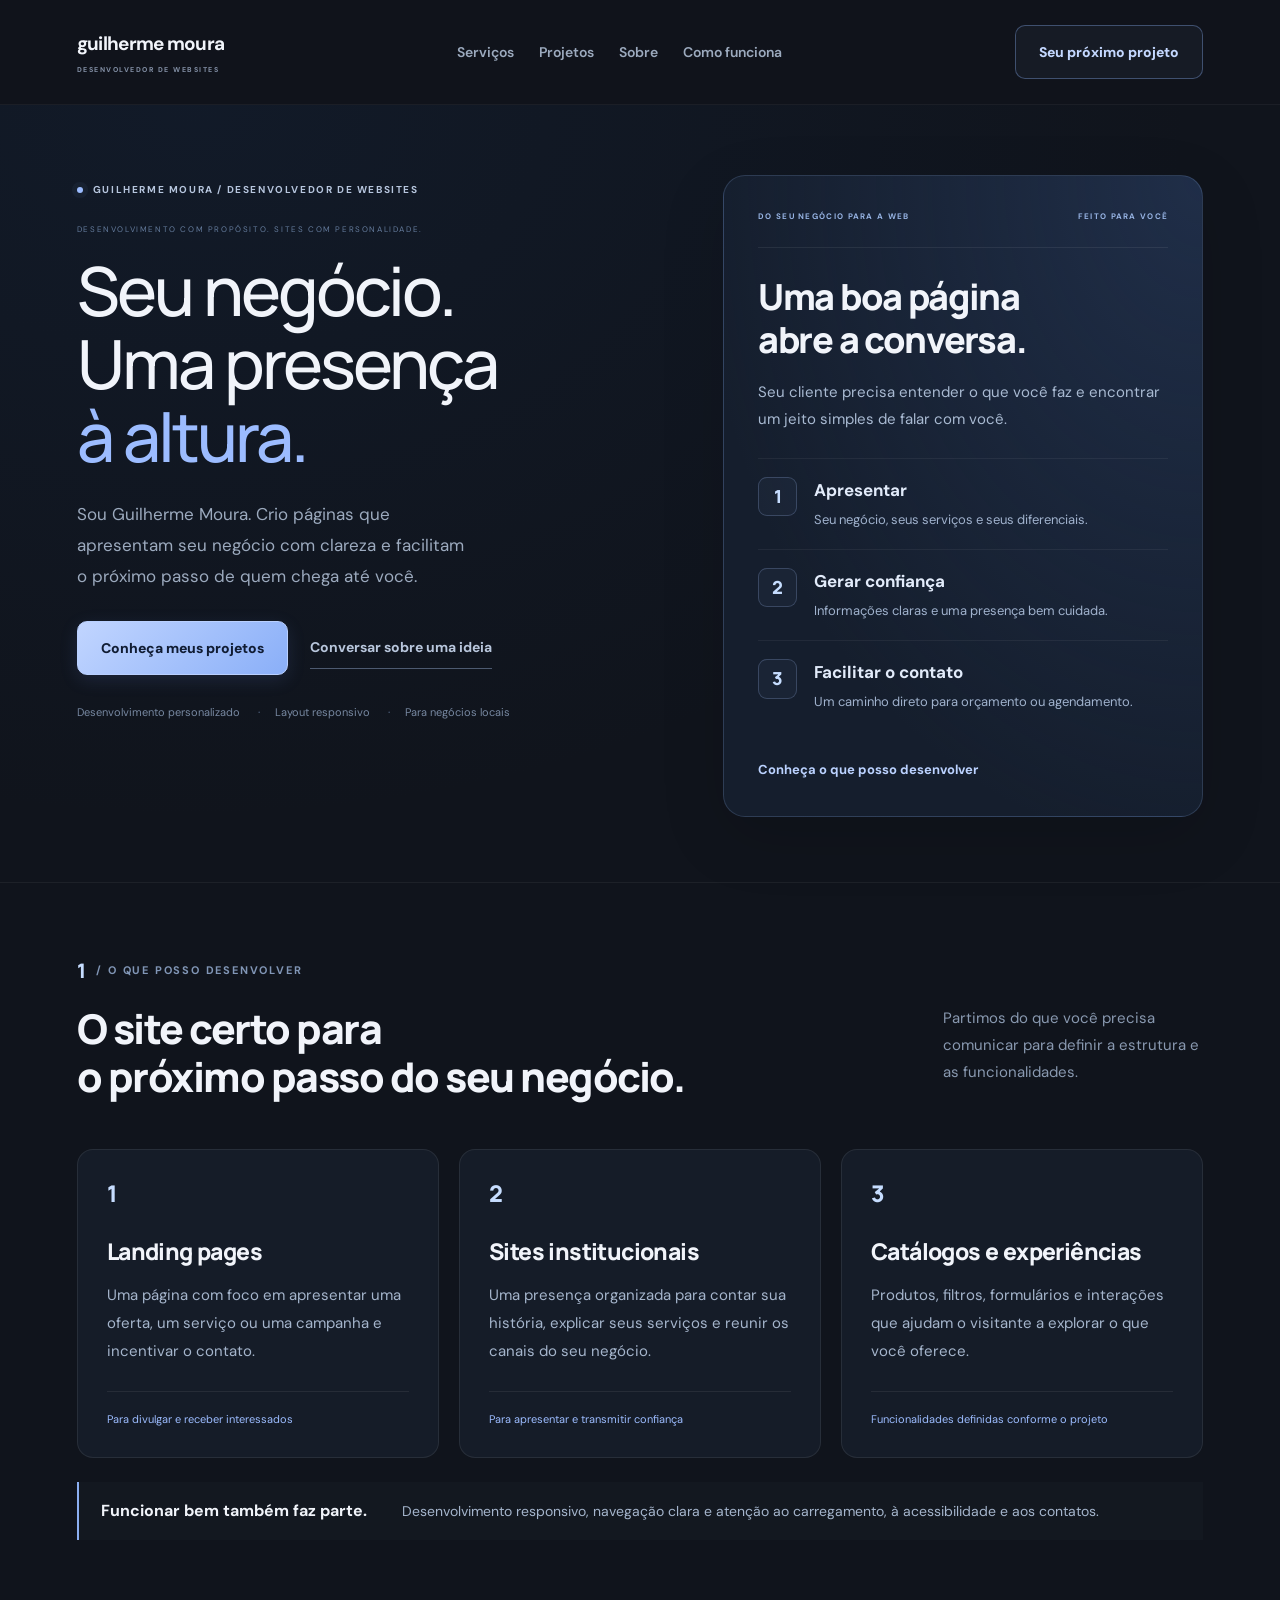
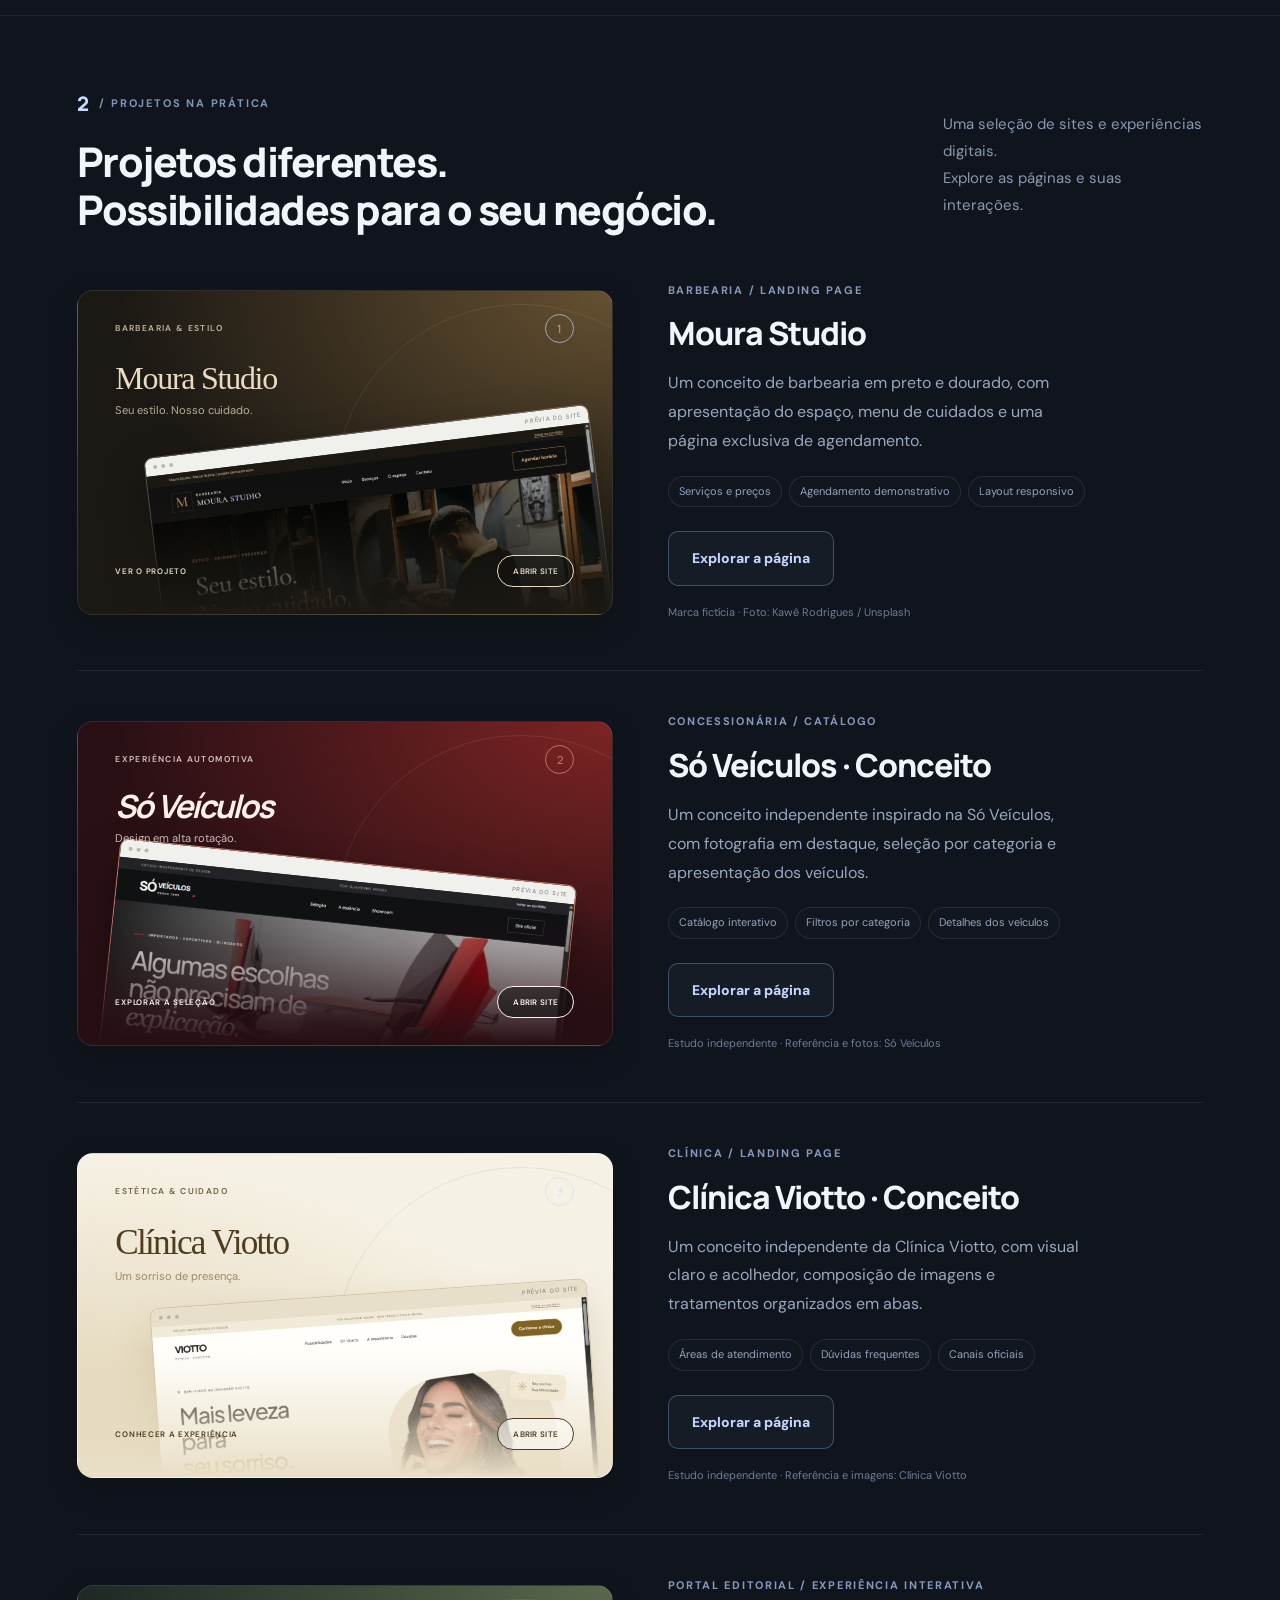
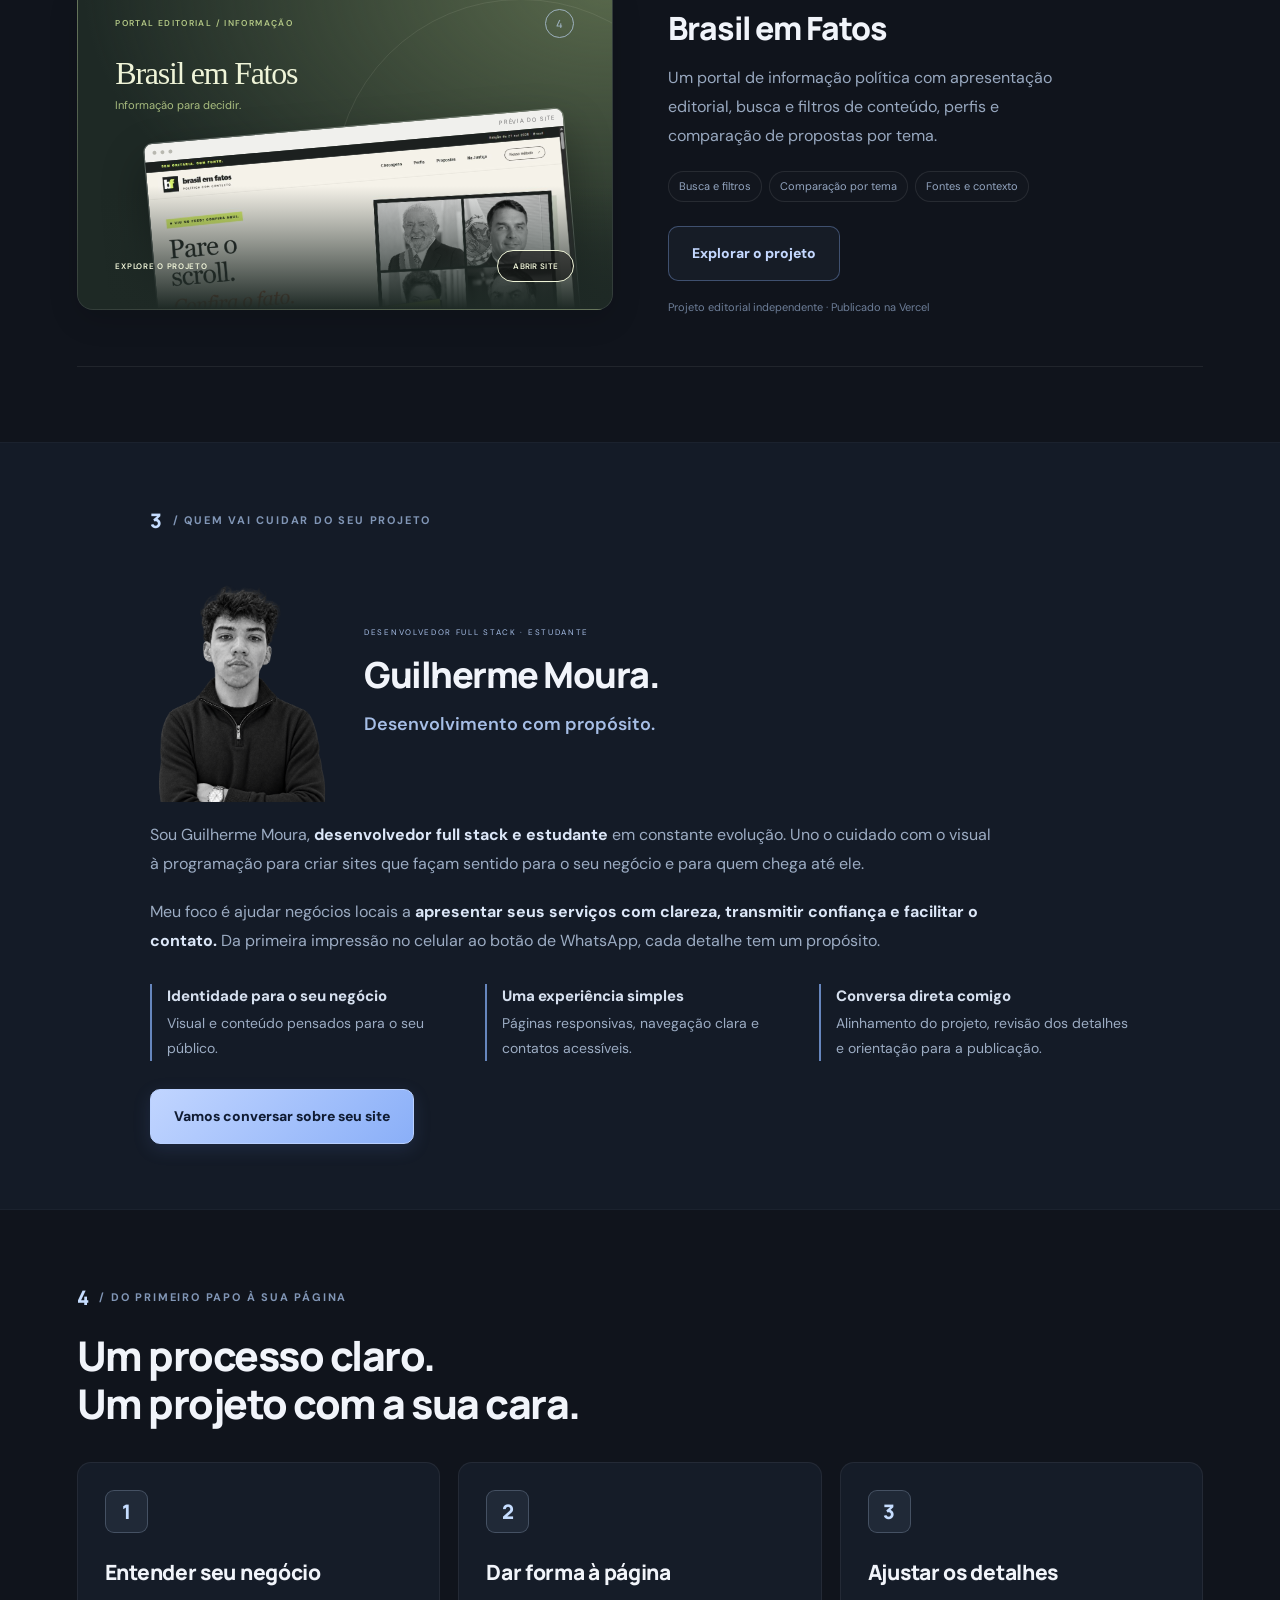
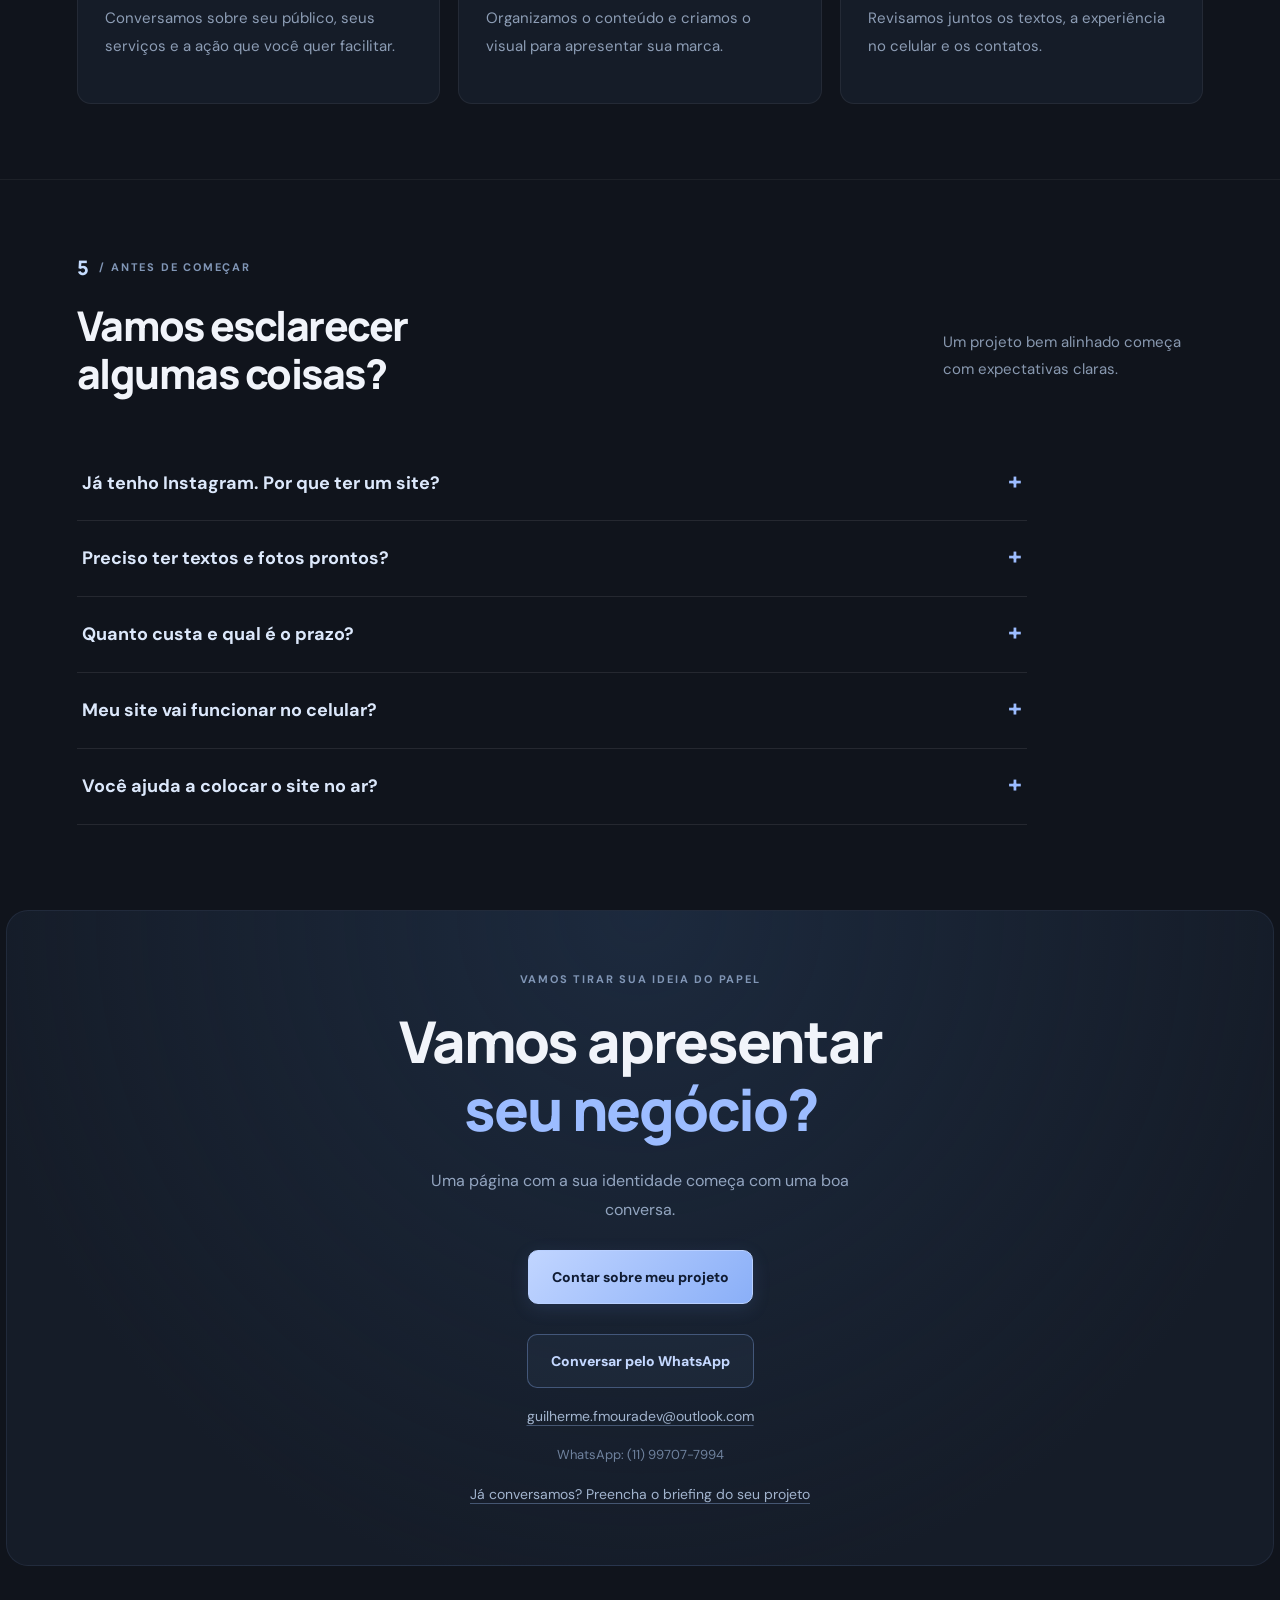
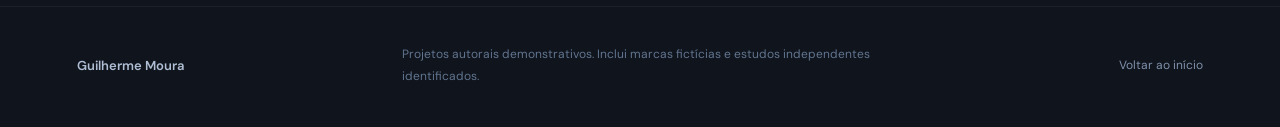
<file: index.html>
<!doctype html><html lang="pt-BR"><head><meta charset="utf-8"><meta name="viewport" content="width=device-width,initial-scale=1"><title>Guilherme Moura | Landing pages para negócios locais</title><meta name="description" content="Guilherme Moura cria landing pages para negócios locais. Conheça projetos de sites responsivos e converse sobre a presença digital da sua empresa."><meta name="theme-color" content="#10141c"><meta property="og:title" content="Guilherme Moura — Desenvolvedor de Websites"><meta property="og:description" content="Sites para apresentar seu negócio com clareza, personalidade e uma boa experiência no celular."><meta property="og:type" content="website"><link rel="preconnect" href="https://fonts.googleapis.com"><link rel="preconnect" href="https://fonts.gstatic.com" crossorigin><link href="https://fonts.googleapis.com/css2?family=DM+Sans:wght@400;500;600;700&family=Manrope:wght@400;500;600;700;800&display=swap" rel="stylesheet"><link rel="stylesheet" href="style.css?v=23"><link rel="icon" href="favicon.svg"></head><body><header><a class="brand" href="#inicio">guilherme moura<span>DESENVOLVEDOR DE WEBSITES</span></a><nav aria-label="Menu"><a href="#servicos">Serviços</a><a href="#projetos">Projetos</a><a href="#sobre">Sobre</a><a href="#processo">Como funciona</a></nav><a class="button outline" href="#contato">Seu próximo projeto</a></header><main><section class="hero" id="inicio"><div class="intro"><p class="eyebrow">GUILHERME MOURA / DESENVOLVEDOR DE WEBSITES</p><div class="intro-label">DESENVOLVIMENTO COM PROPÓSITO. SITES COM PERSONALIDADE.</div><h1>Seu negócio.<br>Uma presença<br><em>à altura.</em></h1><p>Sou Guilherme Moura. Crio páginas que apresentam seu negócio com clareza e facilitam o próximo passo de quem chega até você.</p><div class="hero-ctas"><a class="button" href="#projetos">Conheça meus projetos</a><a class="hero-chat" href="https://wa.me/5511997077994?text=Ol%C3%A1%2C%20Guilherme!%20Quero%20conversar%20sobre%20uma%20landing%20page." target="_blank" rel="noopener">Conversar sobre uma ideia</a></div><div class="intro-tags"><span>Desenvolvimento personalizado</span><span>Layout responsivo</span><span>Para negócios locais</span></div></div><aside class="site-plan" aria-label="Como seu site ajuda seu negócio"><div class="plan-top"><span>DO SEU NEGÓCIO PARA A WEB</span><span>FEITO PARA VOCÊ</span></div><h2>Uma boa página<br>abre a conversa.</h2><p>Seu cliente precisa entender o que você faz e encontrar um jeito simples de falar com você.</p><div class="plan-flow"><div><span>1</span><div><strong>Apresentar</strong><p>Seu negócio, seus serviços e seus diferenciais.</p></div></div><div><span>2</span><div><strong>Gerar confiança</strong><p>Informações claras e uma presença bem cuidada.</p></div></div><div><span>3</span><div><strong>Facilitar o contato</strong><p>Um caminho direto para orçamento ou agendamento.</p></div></div></div><a href="#servicos" class="plan-link">Conheça o que posso desenvolver</a></aside></section><section class="section services" id="servicos"><div class="section-heading"><div><p class="eyebrow"><span class="section-number">1</span> / O QUE POSSO DESENVOLVER</p><h2>O site certo para<br>o próximo passo do seu negócio.</h2></div><p>Partimos do que você precisa comunicar para definir a estrutura e as funcionalidades.</p></div><div class="service-grid"><article><span class="service-index">1</span><h3>Landing pages</h3><p>Uma página com foco em apresentar uma oferta, um serviço ou uma campanha e incentivar o contato.</p><small>Para divulgar e receber interessados</small></article><article><span class="service-index">2</span><h3>Sites institucionais</h3><p>Uma presença organizada para contar sua história, explicar seus serviços e reunir os canais do seu negócio.</p><small>Para apresentar e transmitir confiança</small></article><article><span class="service-index">3</span><h3>Catálogos e experiências</h3><p>Produtos, filtros, formulários e interações que ajudam o visitante a explorar o que você oferece.</p><small>Funcionalidades definidas conforme o projeto</small></article></div><div class="service-note"><strong>Funcionar bem também faz parte.</strong><p>Desenvolvimento responsivo, navegação clara e atenção ao carregamento, à acessibilidade e aos contatos.</p></div></section><section class="section projects" id="projetos"><div class="section-heading"><div><p class="eyebrow"><span class="section-number">2</span> / PROJETOS NA PRÁTICA</p><h2>Projetos diferentes.<br>Possibilidades para o seu negócio.</h2></div><p>Uma seleção de sites e experiências digitais.<br>Explore as páginas e suas interações.</p></div><article class="project"><a class="project-art cover cover-studio" href="barbearia.html?v=20" aria-label="Explorar projeto Moura Studio"><section class="cover-inner" aria-hidden="true"><div class="cover-topline"><span class="cover-label">BARBEARIA & ESTILO</span><span class="cover-number">1</span></div><div class="cover-heading"><strong class="cover-title">Moura Studio</strong><p class="cover-pitch">Seu estilo. Nosso cuidado.</p></div><div class="cover-orbit"></div><div class="cover-screen"><div class="cover-browser"><i></i><i></i><i></i><span>PRÉVIA DO SITE</span></div><img src="cover-studio-v20.jpg" alt="" loading="eager" decoding="async" width="1265" height="712"></div><div class="cover-foot"><span class="cover-action">VER O PROJETO</span><span class="cover-view">ABRIR SITE</span></div></section></a><div class="project-copy"><p class="eyebrow">BARBEARIA / LANDING PAGE</p><h3>Moura Studio</h3><p>Um conceito de barbearia em preto e dourado, com apresentação do espaço, menu de cuidados e uma página exclusiva de agendamento.</p><div class="tags"><span>Serviços e preços</span><span>Agendamento demonstrativo</span><span>Layout responsivo</span></div><a class="button outline" href="barbearia.html?v=20">Explorar a página</a><small>Marca fictícia · Foto: Kawê Rodrigues / Unsplash</small></div></article><article class="project"><a class="project-art cover cover-auto" href="concessionaria.html?v=6" aria-label="Explorar projeto Só Veículos"><section class="cover-inner" aria-hidden="true"><div class="cover-topline"><span class="cover-label">EXPERIÊNCIA AUTOMOTIVA</span><span class="cover-number">2</span></div><div class="cover-heading"><strong class="cover-title">Só Veículos</strong><p class="cover-pitch">Design em alta rotação.</p></div><div class="cover-orbit"></div><div class="cover-screen"><div class="cover-browser"><i></i><i></i><i></i><span>PRÉVIA DO SITE</span></div><img src="cover-soveiculos.jpg" alt="" loading="eager" decoding="async" width="1265" height="712"></div><div class="cover-foot"><span class="cover-action">EXPLORAR A SELEÇÃO</span><span class="cover-view">ABRIR SITE</span></div></section></a><div class="project-copy"><p class="eyebrow">CONCESSIONÁRIA / CATÁLOGO</p><h3>Só Veículos · Conceito</h3><p>Um conceito independente inspirado na Só Veículos, com fotografia em destaque, seleção por categoria e apresentação dos veículos.</p><div class="tags"><span>Catálogo interativo</span><span>Filtros por categoria</span><span>Detalhes dos veículos</span></div><a class="button outline" href="concessionaria.html">Explorar a página</a><small>Estudo independente · Referência e fotos: Só Veículos</small></div></article><article class="project"><a class="project-art cover cover-viotto" href="clinica.html?v=9" aria-label="Explorar projeto Clínica Viotto"><section class="cover-inner" aria-hidden="true"><div class="cover-topline"><span class="cover-label">ESTÉTICA & CUIDADO</span><span class="cover-number">3</span></div><div class="cover-heading"><strong class="cover-title">Clínica Viotto</strong><p class="cover-pitch">Um sorriso de presença.</p></div><div class="cover-orbit"></div><div class="cover-screen"><div class="cover-browser"><i></i><i></i><i></i><span>PRÉVIA DO SITE</span></div><img src="cover-viotto.jpg" alt="" loading="eager" decoding="async" width="1265" height="712"></div><div class="cover-foot"><span class="cover-action">CONHECER A EXPERIÊNCIA</span><span class="cover-view">ABRIR SITE</span></div></section></a><div class="project-copy"><p class="eyebrow">CLÍNICA / LANDING PAGE</p><h3>Clínica Viotto · Conceito</h3><p>Um conceito independente da Clínica Viotto, com visual claro e acolhedor, composição de imagens e tratamentos organizados em abas.</p><div class="tags"><span>Áreas de atendimento</span><span>Dúvidas frequentes</span><span>Canais oficiais</span></div><a class="button outline" href="clinica.html?v=9">Explorar a página</a><small>Estudo independente · Referência e imagens: Clínica Viotto</small></div></article><article class="project" id="brasil-em-fatos"><a class="project-art cover cover-fatos" href="https://brasilemfatos.vercel.app/" target="_blank" rel="noopener" aria-label="Explorar projeto Brasil em Fatos"><section class="cover-inner" aria-hidden="true"><div class="cover-topline"><span class="cover-label">PORTAL EDITORIAL / INFORMAÇÃO</span><span class="cover-number">4</span></div><div class="cover-heading"><strong class="cover-title">Brasil em Fatos</strong><p class="cover-pitch">Informação para decidir.</p></div><div class="cover-orbit"></div><div class="cover-screen"><div class="cover-browser"><i></i><i></i><i></i><span>PRÉVIA DO SITE</span></div><img src="cover-brasil-fatos.jpg" alt="" width="1265" height="712" loading="eager" decoding="async"></div><div class="cover-foot"><span class="cover-action">EXPLORE O PROJETO</span><span class="cover-view">ABRIR SITE</span></div></section></a><div class="project-copy"><p class="eyebrow">PORTAL EDITORIAL / EXPERIÊNCIA INTERATIVA</p><h3>Brasil em Fatos</h3><p>Um portal de informação política com apresentação editorial, busca e filtros de conteúdo, perfis e comparação de propostas por tema.</p><div class="tags"><span>Busca e filtros</span><span>Comparação por tema</span><span>Fontes e contexto</span></div><a class="button outline" href="https://brasilemfatos.vercel.app/" target="_blank" rel="noopener">Explorar o projeto</a><small>Projeto editorial independente · Publicado na Vercel</small></div></article></section><section class="about section" id="sobre"><p class="eyebrow"><span class="section-number">3</span> / QUEM VAI CUIDAR DO SEU PROJETO</p><div class="about-profile"><figure class="about-photo"><img src="guilherme-recorte-v2.png" alt="Retrato de Guilherme Moura, desenvolvedor full stack" width="800" height="1200" loading="lazy" decoding="async"></figure><div class="about-story"><div class="about-identity"><span class="about-caption">DESENVOLVEDOR FULL STACK · ESTUDANTE</span><h2>Guilherme Moura.</h2><p class="about-tagline">Desenvolvimento com propósito.</p></div><p>Sou Guilherme Moura, <strong>desenvolvedor full stack e estudante</strong> em constante evolução. Uno o cuidado com o visual à programação para criar sites que façam sentido para o seu negócio e para quem chega até ele.</p><p>Meu foco é ajudar negócios locais a <strong>apresentar seus serviços com clareza, transmitir confiança e facilitar o contato.</strong> Da primeira impressão no celular ao botão de WhatsApp, cada detalhe tem um propósito.</p><ul class="about-benefits"><li><strong>Identidade para o seu negócio</strong><span>Visual e conteúdo pensados para o seu público.</span></li><li><strong>Uma experiência simples</strong><span>Páginas responsivas, navegação clara e contatos acessíveis.</span></li><li><strong>Conversa direta comigo</strong><span>Alinhamento do projeto, revisão dos detalhes e orientação para a publicação.</span></li></ul><a class="button" href="https://wa.me/5511997077994?text=Ol%C3%A1%2C%20Guilherme!%20Quero%20conversar%20sobre%20meu%20site." target="_blank" rel="noopener">Vamos conversar sobre seu site</a></div></div></section><section class="section" id="processo"><p class="eyebrow"><span class="section-number">4</span> / DO PRIMEIRO PAPO À SUA PÁGINA</p><h2>Um processo claro.<br>Um projeto com a sua cara.</h2><div class="process"><article><span>1</span><h3>Entender seu negócio</h3><p>Conversamos sobre seu público, seus serviços e a ação que você quer facilitar.</p></article><article><span>2</span><h3>Dar forma à página</h3><p>Organizamos o conteúdo e criamos o visual para apresentar sua marca.</p></article><article><span>3</span><h3>Ajustar os detalhes</h3><p>Revisamos juntos os textos, a experiência no celular e os contatos.</p></article></div></section><section class="section portfolio-faq" id="duvidas"><div class="section-heading"><div><p class="eyebrow"><span class="section-number">5</span> / ANTES DE COMEÇAR</p><h2>Vamos esclarecer<br>algumas coisas?</h2></div><p>Um projeto bem alinhado começa com expectativas claras.</p></div><div class="faq-list"><details><summary>Já tenho Instagram. Por que ter um site?</summary><p>O site reúne serviços, informações e contatos em um endereço próprio. Ele pode complementar seu perfil e dar mais contexto a quem chega por uma indicação, busca ou anúncio.</p></details><details><summary>Preciso ter textos e fotos prontos?</summary><p>Você pode começar com os materiais que já tem. No briefing, alinhamos o que falta e o que será necessário para apresentar seu negócio. Fotos, textos e identidade visual entram nessa conversa.</p></details><details><summary>Quanto custa e qual é o prazo?</summary><p>Depende da estrutura, das funcionalidades e dos materiais disponíveis. Depois de entender sua necessidade, combinamos escopo, valor, prazo e revisões antes de começar.</p></details><details><summary>Meu site vai funcionar no celular?</summary><p>O layout é desenvolvido para se adaptar ao celular e ao computador, com atenção à leitura, à navegação e aos botões de contato.</p></details><details><summary>Você ajuda a colocar o site no ar?</summary><p>Sim. A publicação e a conexão do domínio são alinhadas no projeto. Custos de domínio, hospedagem e eventual manutenção são definidos na proposta.</p></details></div></section><section class="contact" id="contato"><p class="eyebrow">VAMOS TIRAR SUA IDEIA DO PAPEL</p><h2>Vamos apresentar<br><em>seu negócio?</em></h2><p>Uma página com a sua identidade começa com uma boa conversa.</p><button class="button" id="open-brief">Contar sobre meu projeto</button><div class="contact-links"><a class="button outline" href="https://wa.me/5511997077994?text=Ol%C3%A1%2C%20Guilherme!%20Quero%20conversar%20sobre%20uma%20landing%20page." target="_blank" rel="noopener">Conversar pelo WhatsApp</a><a href="mailto:guilherme.fmouradev@outlook.com">guilherme.fmouradev@outlook.com</a><span>WhatsApp: (11) 99707-7994</span><a href="briefing.html">Já conversamos? Preencha o briefing do seu projeto</a></div></section></main><footer><span>Guilherme Moura</span><p>Projetos autorais demonstrativos. Inclui marcas fictícias e estudos independentes identificados.</p><a href="#inicio">Voltar ao início</a></footer><dialog id="brief"><form id="brief-form"><div class="modal-head"><h2>Conte sua ideia.</h2><button type="button" id="close" aria-label="Fechar">×</button></div><p>Monte seu resumo e escolha como enviar. A mensagem só será enviada quando você confirmar no WhatsApp ou no e-mail.</p><label for="business">Seu negócio</label><input id="business" placeholder="Ex.: barbearia, clínica, restaurante" required maxlength="100"><label for="objective">Objetivo da página</label><select id="objective"><option>Receber pedidos de agendamento</option><option>Apresentar serviços</option><option>Mostrar produtos</option><option>Receber pedidos de orçamento</option></select><label for="message">Detalhes que você quer incluir</label><textarea id="message" rows="3" maxlength="1000" placeholder="Serviços, cores, referências..."></textarea><button class="button" type="submit">Gerar meu resumo</button><div id="brief-result" hidden><label for="summary">Seu resumo — selecione e copie para guardar</label><textarea id="summary" rows="6" readonly></textarea><p role="status">Resumo pronto. Escolha onde abrir a mensagem e confirme o envio por lá.</p><div class="brief-actions"><a id="send-whatsapp" class="button" target="_blank" rel="noopener">Abrir no WhatsApp</a><a id="send-email" class="button outline">Abrir no e-mail</a></div></div></form></dialog><script src="script.js?v=9" defer></script></body></html>
</file>
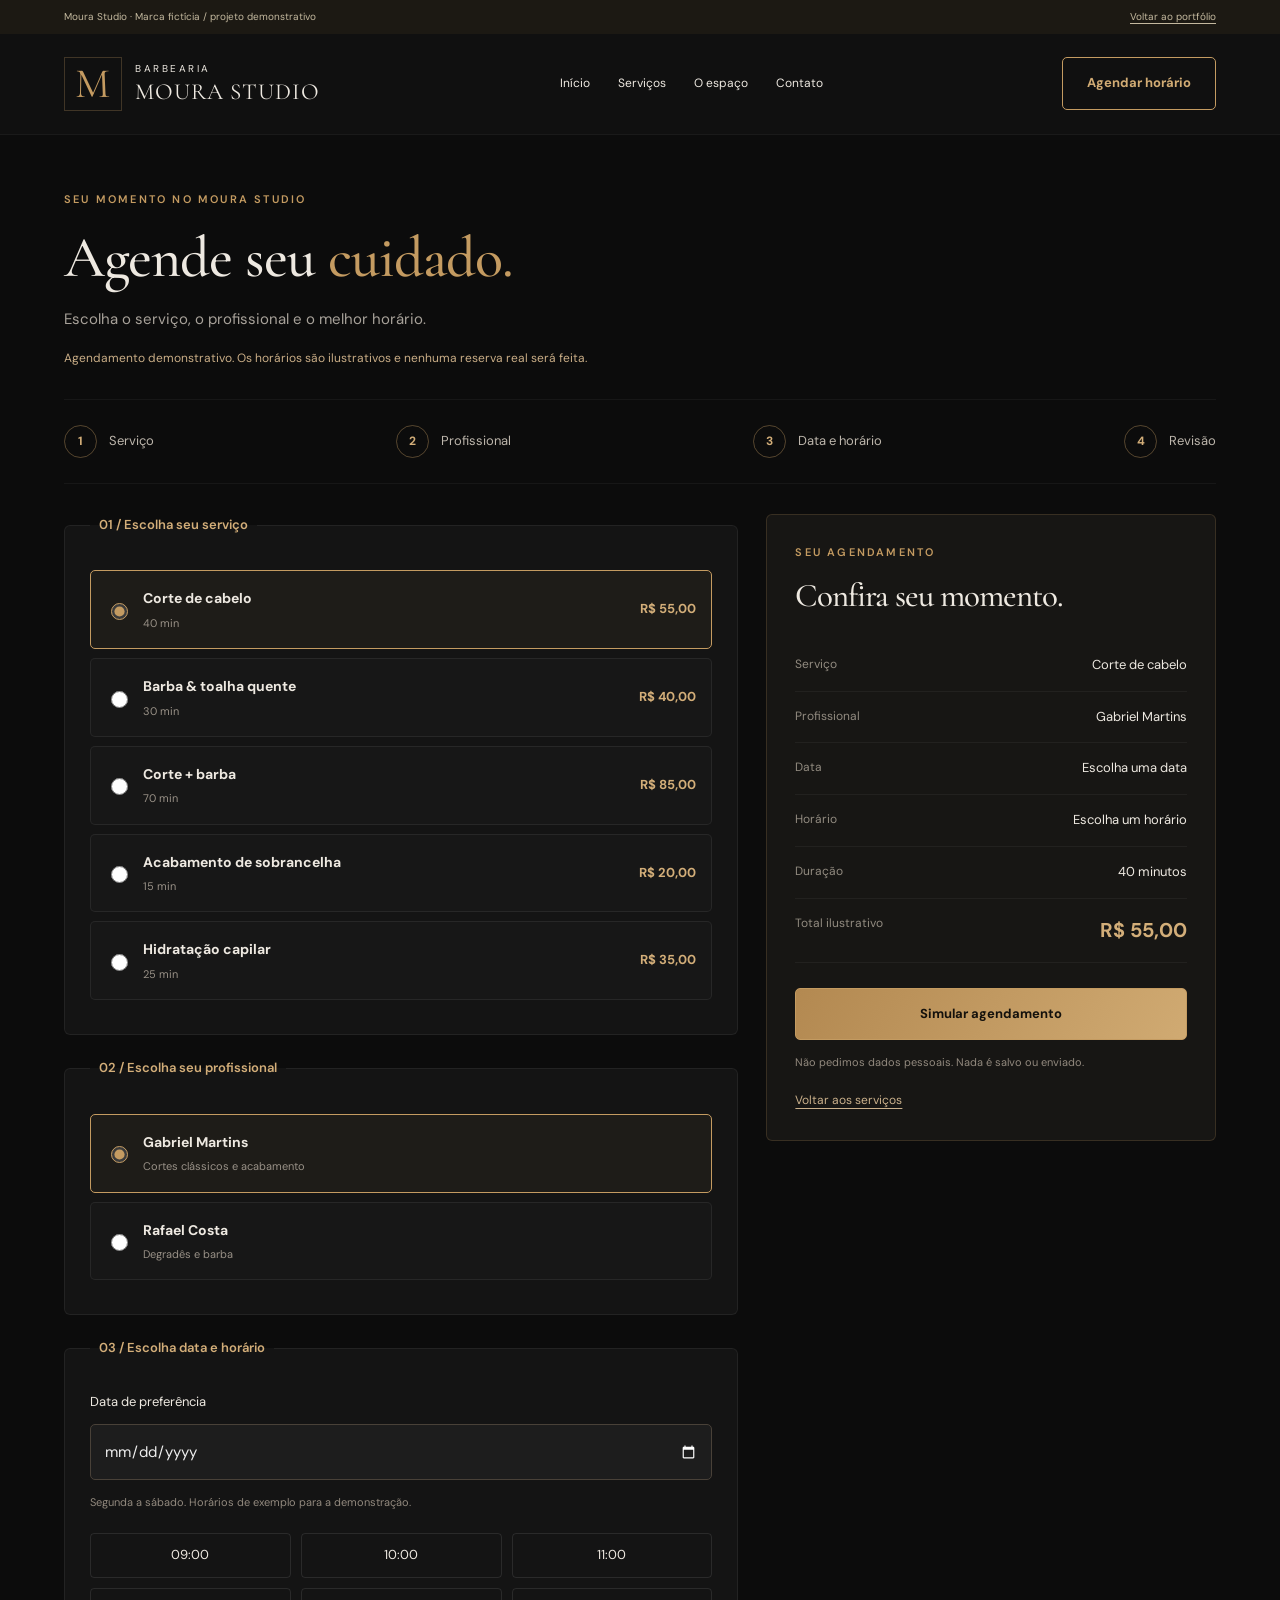
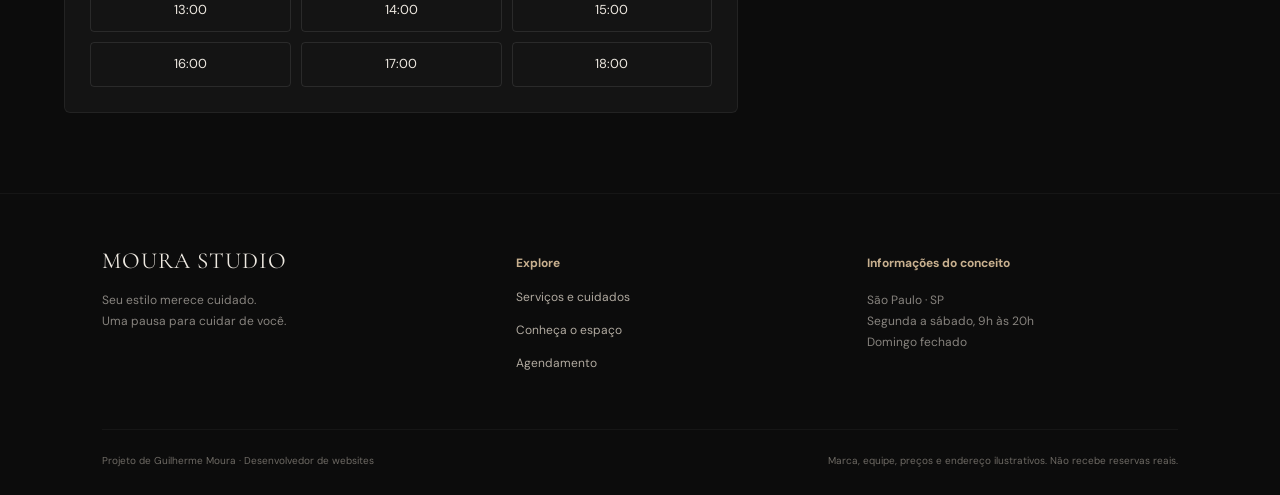
<file: agendamento.html>
<!doctype html><html lang="pt-BR"><head><meta charset="utf-8"><meta name="viewport" content="width=device-width,initial-scale=1"><meta name="theme-color" content="#101010"><link rel="preconnect" href="https://fonts.googleapis.com"><link rel="preconnect" href="https://fonts.gstatic.com" crossorigin><link href="https://fonts.googleapis.com/css2?family=Cormorant+Garamond:wght@500;600;700&family=DM+Sans:wght@400;500;600;700&display=swap" rel="stylesheet"><link rel="icon" href="barbearia.svg"><link rel="stylesheet" href="barbearia.css?v=20"><title>Agende seu horário | Moura Studio</title></head><body><div class="demo"><span>Moura Studio · Marca fictícia / projeto demonstrativo</span><a href="index.html#projetos">Voltar ao portfólio</a></div><header><a class="brand" href="barbearia.html"><span class="brand-icon" aria-hidden="true">M</span><span><small>BARBEARIA</small>MOURA STUDIO</span></a><nav aria-label="Menu principal"><a href="barbearia.html#inicio">Início</a><a href="barbearia.html#servicos">Serviços</a><a href="barbearia.html#espaco">O espaço</a><a href="barbearia.html#contato">Contato</a></nav><a class="button outline" href="agendamento.html">Agendar horário</a></header><main class="booking-main"><div class="booking-heading"><p class="eyebrow">SEU MOMENTO NO MOURA STUDIO</p><h1>Agende seu <em>cuidado.</em></h1><p>Escolha o serviço, o profissional e o melhor horário.</p><p class="demo-alert">Agendamento demonstrativo. Os horários são ilustrativos e nenhuma reserva real será feita.</p></div><ol class="steps"><li><b>1</b> Serviço</li><li><b>2</b> Profissional</li><li><b>3</b> Data e horário</li><li><b>4</b> Revisão</li></ol><form id="booking-form" class="booking-layout"><div class="booking-fields"><fieldset><legend>01 / Escolha seu serviço</legend><label class="selection"><input type="radio" name="service" value="corte" checked><span><strong>Corte de cabelo</strong><small>40 min</small></span><b>R$ 55,00</b></label><label class="selection"><input type="radio" name="service" value="barba" ><span><strong>Barba & toalha quente</strong><small>30 min</small></span><b>R$ 40,00</b></label><label class="selection"><input type="radio" name="service" value="combo" ><span><strong>Corte + barba</strong><small>70 min</small></span><b>R$ 85,00</b></label><label class="selection"><input type="radio" name="service" value="sobrancelha" ><span><strong>Acabamento de sobrancelha</strong><small>15 min</small></span><b>R$ 20,00</b></label><label class="selection"><input type="radio" name="service" value="hidratacao" ><span><strong>Hidratação capilar</strong><small>25 min</small></span><b>R$ 35,00</b></label></fieldset><fieldset><legend>02 / Escolha seu profissional</legend><div class="barber-options"><label class="selection"><input type="radio" name="barber" value="gabriel" checked><span><strong>Gabriel Martins</strong><small>Cortes clássicos e acabamento</small></span></label><label class="selection"><input type="radio" name="barber" value="rafael"><span><strong>Rafael Costa</strong><small>Degradês e barba</small></span></label></div></fieldset><fieldset><legend>03 / Escolha data e horário</legend><label class="date-label" for="date">Data de preferência</label><input type="date" id="date" required><p class="field-hint">Segunda a sábado. Horários de exemplo para a demonstração.</p><div class="time-options" id="times"></div></fieldset></div><aside class="booking-summary"><p class="eyebrow">SEU AGENDAMENTO</p><h2>Confira seu momento.</h2><dl><div><dt>Serviço</dt><dd id="sum-service"></dd></div><div><dt>Profissional</dt><dd id="sum-barber"></dd></div><div><dt>Data</dt><dd id="sum-date">Escolha uma data</dd></div><div><dt>Horário</dt><dd id="sum-time">Escolha um horário</dd></div><div><dt>Duração</dt><dd id="sum-duration"></dd></div><div class="total"><dt>Total ilustrativo</dt><dd id="sum-price"></dd></div></dl><button class="button" type="submit">Simular agendamento</button><p class="field-hint">Não pedimos dados pessoais. Nada é salvo ou enviado.</p><div id="result" role="status" tabindex="-1" hidden></div><a class="back-link" href="barbearia.html#servicos">Voltar aos serviços</a></aside></form></main><script src="agendamento.js?v=1" defer></script><footer><div><a class="brand" href="barbearia.html"><span>MOURA STUDIO</span></a><p>Seu estilo merece cuidado.<br>Uma pausa para cuidar de você.</p></div><div><strong>Explore</strong><a href="barbearia.html#servicos">Serviços e cuidados</a><a href="barbearia.html#espaco">Conheça o espaço</a><a href="agendamento.html">Agendamento</a></div><div><strong>Informações do conceito</strong><p>São Paulo · SP<br>Segunda a sábado, 9h às 20h<br>Domingo fechado</p></div><div class="footer-bottom"><span>Projeto de Guilherme Moura · Desenvolvedor de websites</span><span>Marca, equipe, preços e endereço ilustrativos. Não recebe reservas reais.</span></div></footer></body></html>
</file>
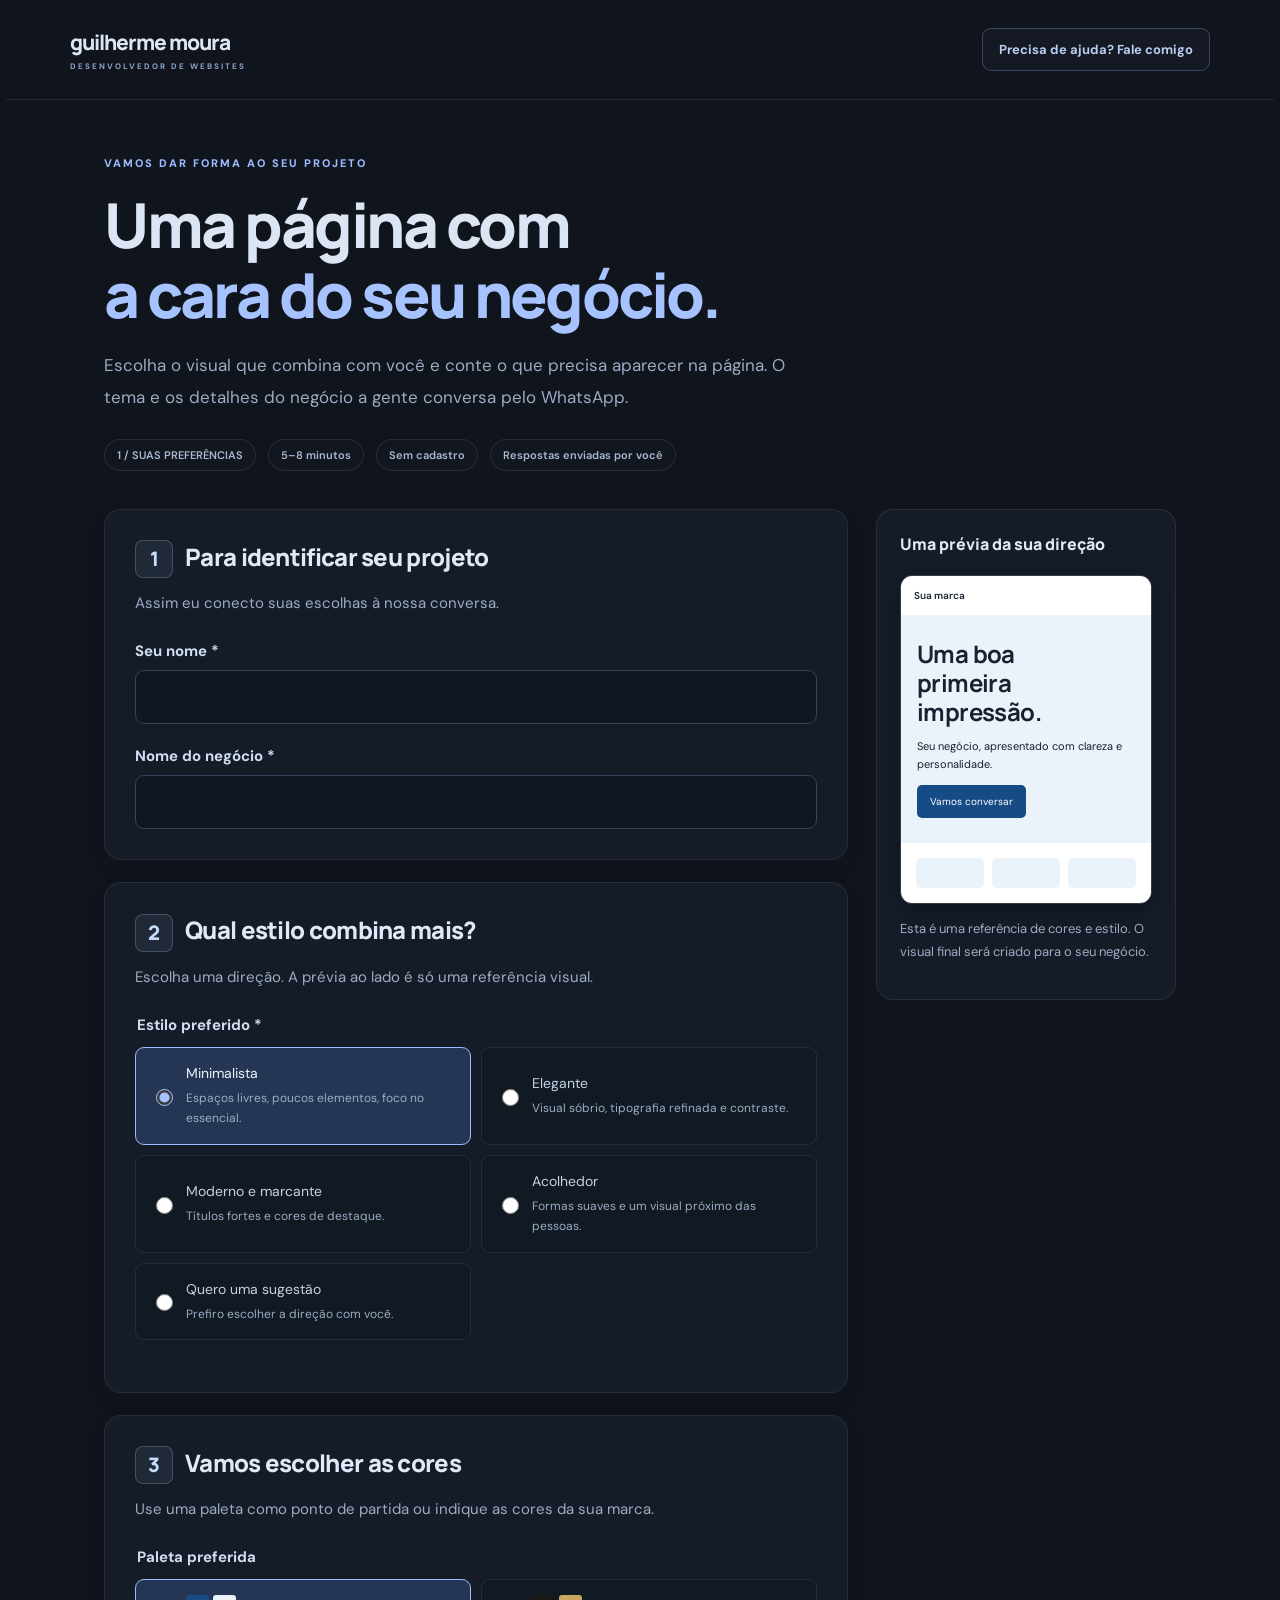
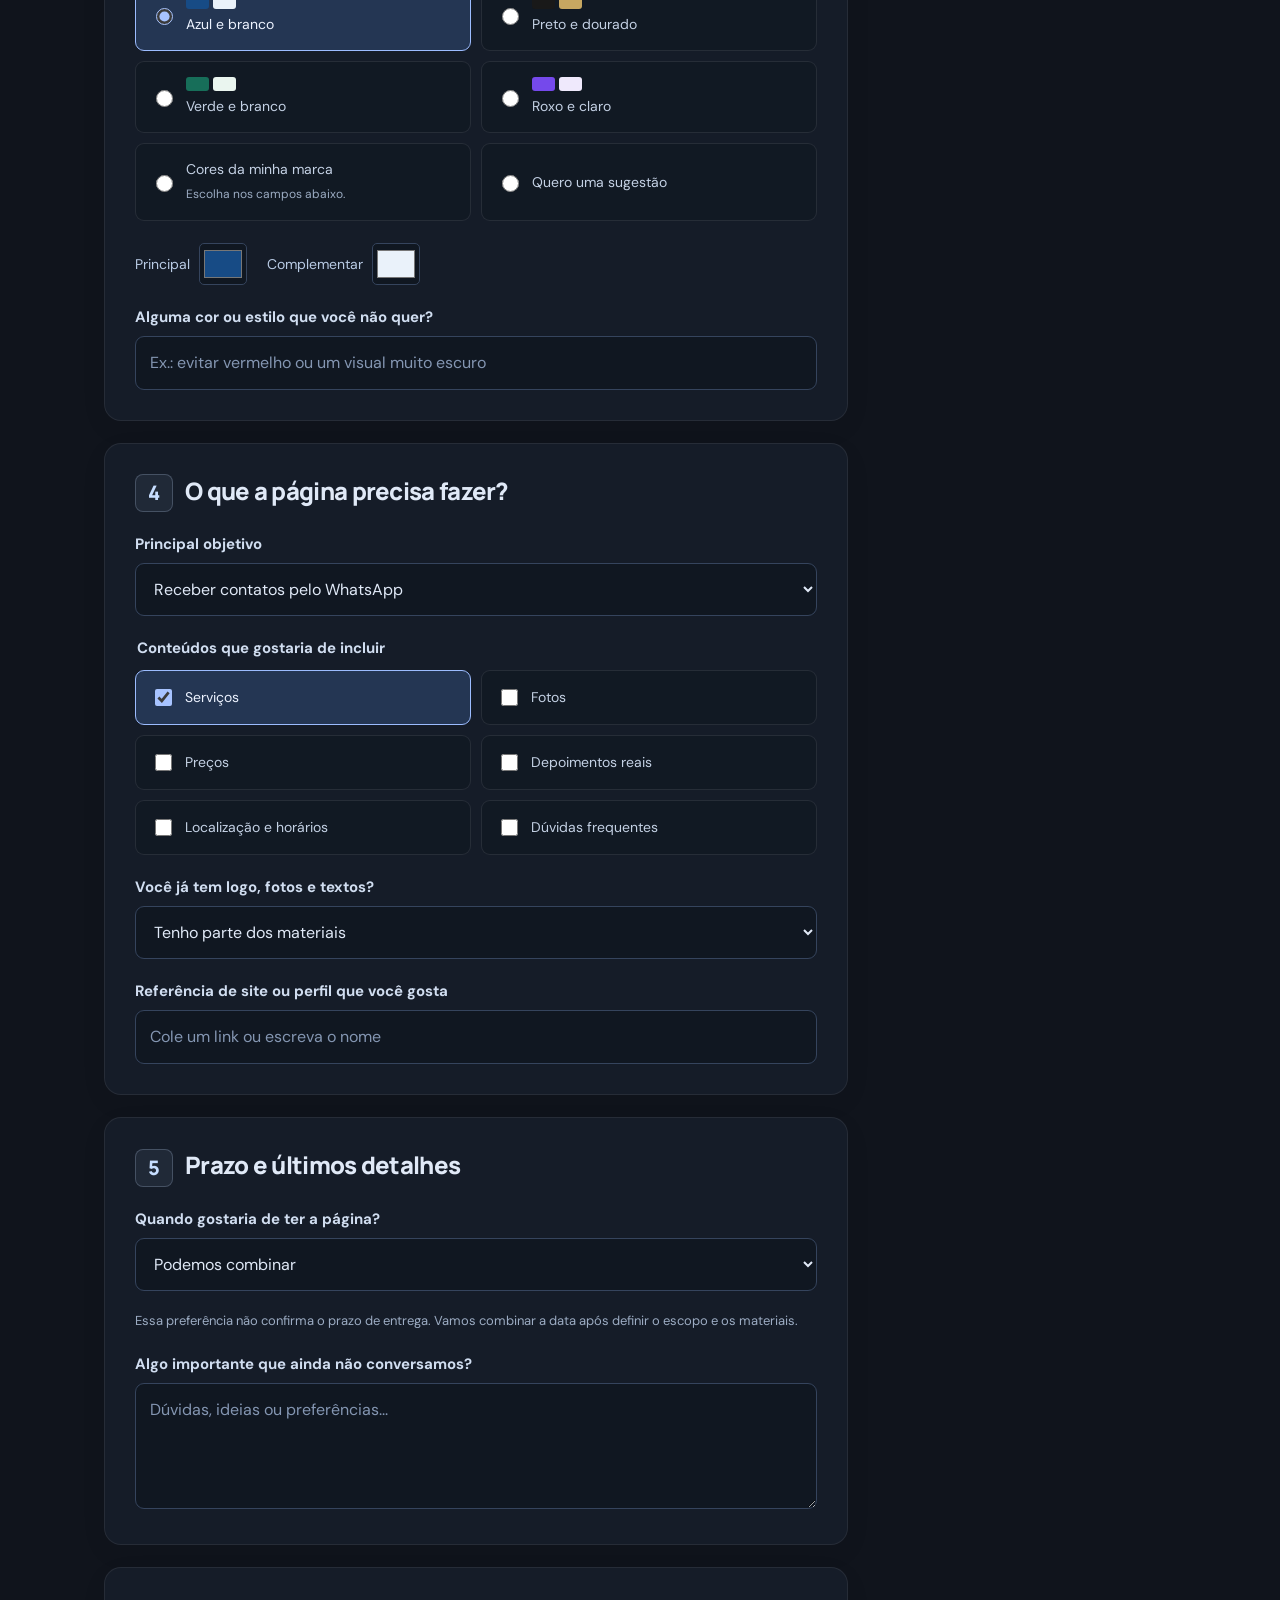
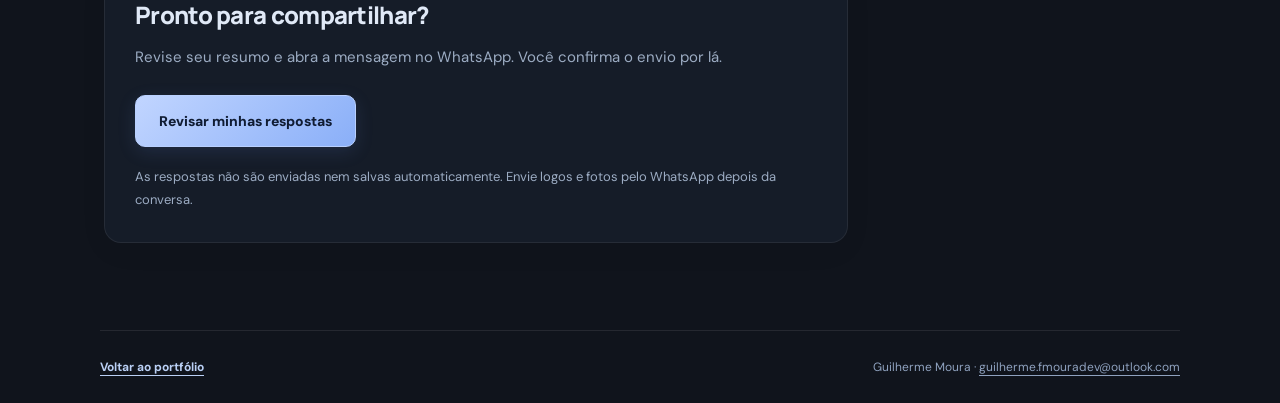
<file: briefing.html>
<!doctype html><html lang="pt-BR"><head><meta charset="utf-8"><meta name="viewport" content="width=device-width,initial-scale=1"><title>Seu próximo site | Briefing com Guilherme Moura</title><meta name="description" content="Escolha cores, estilo e conteúdo para seu projeto com Guilherme Moura."><style>
@import url('https://fonts.googleapis.com/css2?family=DM+Sans:wght@400;500;600;700&family=Manrope:wght@400;500;600;700;800&display=swap');
:root{--ink:#192332;--accent:#7549eb;--line:#dfe3ec}*{box-sizing:border-box}body{margin:0;background:#f4f5fa;color:var(--ink);font:16px 'DM Sans',sans-serif}a{color:inherit}button,input,select,textarea{font:inherit}button{cursor:pointer}header{max-width:1200px;margin:auto;padding:28px 5%;display:flex;justify-content:space-between;align-items:center}.brand{font-weight:700;letter-spacing:-.5px}.brand small{display:block;font-size:10px;letter-spacing:2px;color:#657080;margin-top:5px}header>a{font-size:13px;text-decoration:none}main{max-width:1100px;margin:auto;padding:25px 5% 65px}.eyebrow{font-size:11px;letter-spacing:2px;color:var(--accent);font-weight:700}h1{font:600 clamp(36px,5vw,58px)/1.13 'Manrope',sans-serif;letter-spacing:-2px;margin:20px 0}h1 span{color:var(--accent)}.intro{max-width:600px;color:#667183;line-height:1.8}.meta{display:flex;gap:24px;font-size:12px;color:#687487;margin:25px 0 35px}.layout{display:grid;grid-template-columns:1fr 290px;gap:28px;align-items:start}.panel{padding:32px;background:white;border:1px solid var(--line);border-radius:16px;margin-bottom:20px}.panel h2{font:600 22px 'Manrope',sans-serif;letter-spacing:-.7px;margin:0 0 12px}.panel h2 span{color:var(--accent);font-size:13px;margin-right:12px}.hint{font-size:14px;color:#677284;line-height:1.7;margin:0 0 24px}label.field{display:block;font-size:14px;font-weight:500;margin:22px 0 9px}input[type=text],input[type=url],textarea,select{width:100%;border:1px solid #ccd4e1;background:#fbfcff;border-radius:8px;padding:13px;color:var(--ink)}textarea{resize:vertical}fieldset{border:0;padding:0;margin:22px 0}legend{font-size:14px;font-weight:500;margin-bottom:12px}.choices{display:grid;grid-template-columns:1fr 1fr;gap:10px}.choice{display:flex;align-items:center;gap:10px;padding:14px;border:1px solid var(--line);border-radius:9px;font-size:13px;cursor:pointer;line-height:1.5}.choice:has(input:checked){background:#f2edff;border-color:var(--accent)}input[type=radio],input[type=checkbox]{accent-color:var(--accent);flex-shrink:0}.choice small{display:block;color:#667183;font-size:11px}.swatches{display:flex;gap:4px;margin-bottom:5px}.swatches i{width:23px;height:14px;border-radius:3px}.custom-colors{display:flex;gap:20px;flex-wrap:wrap}.custom-colors label{font-size:12px;display:flex;align-items:center;gap:9px}input[type=color]{width:42px;height:38px;padding:2px;border:1px solid #ddd;background:white;border-radius:5px}.preview{position:sticky;top:20px;background:white;border:1px solid var(--line);border-radius:16px;padding:20px}.preview>p{font-size:12px;color:#677284;line-height:1.7}.mockup{--p:#7549eb;--s:#efe9fc;border:1px solid #dde0e8;border-radius:12px;overflow:hidden}.mock-nav{padding:13px;font-size:10px;background:white;font-weight:600}.mock-body{padding:25px 16px;background:var(--s);color:#182130}.mock-body h3{font:700 24px/1.2 'Manrope',sans-serif;margin:0 0 12px;letter-spacing:-.6px}.mock-body p{font-size:11px;line-height:1.6}.mock-button{background:var(--p);color:white;font-size:10px;padding:10px 13px;display:inline-block;border-radius:5px}.mock-lines{display:flex;gap:8px;padding:15px}.mock-lines span{height:30px;flex:1;background:var(--s);border-radius:5px}.preview strong{font-size:13px}.button{display:inline-flex;justify-content:center;border:0;border-radius:8px;padding:16px 22px;background:var(--accent);color:white;font-size:14px;font-weight:600;text-decoration:none}.button:hover{background:#6037d0}.secondary{background:#edf0f7;color:#344356}.secondary:hover{background:#dfe4f0}.actions{display:flex;gap:12px;flex-wrap:wrap}.notice{font-size:12px;color:#677284;line-height:1.8;margin:18px 0 0}.result{background:#f4f0ff;border:1px solid #d7c9fc;border-radius:12px;padding:24px;margin-top:24px}.result h3{margin-top:0}.result textarea{font-size:13px;line-height:1.6;margin-bottom:16px}footer{text-align:center;font-size:12px;color:#677284;padding:25px;border-top:1px solid var(--line)}a:focus-visible,button:focus-visible{outline:3px solid #9c7fff;outline-offset:4px}[hidden]{display:none!important}@media(max-width:800px){.layout{grid-template-columns:1fr}.preview{position:static;grid-row:1}.preview .mockup{max-width:320px}.preview>p{max-width:420px}.preview{display:grid;grid-template-columns:1fr 1fr;gap:15px}.preview>strong,.preview>p{grid-column:2}.preview .mockup{grid-row:1/4}.panel{padding:25px}}@media(max-width:500px){header{gap:20px}header>a{font-size:11px}main{padding-top:5px}h1{font-size:40px}.choices{grid-template-columns:1fr}.preview{display:block}.preview .mockup{max-width:none}.meta{gap:15px;font-size:11px}.panel{padding:22px}.button{width:100%}.custom-colors{gap:14px}.intro{font-size:14px}}
</style><link rel="stylesheet" href="briefing.css?v=2"><meta name="theme-color" content="#10141c"><link rel="icon" href="favicon.svg"></head><body><header><a class="brand" href="index.html">guilherme moura<small>DESENVOLVEDOR DE WEBSITES</small></a><a href="https://wa.me/5511997077994" target="_blank" rel="noopener">Precisa de ajuda? Fale comigo</a></header><main><p class="eyebrow">VAMOS DAR FORMA AO SEU PROJETO</p><h1>Uma página com<br><span>a cara do seu negócio.</span></h1><p class="intro">Escolha o visual que combina com você e conte o que precisa aparecer na página. O tema e os detalhes do negócio a gente conversa pelo WhatsApp.</p><div class="meta"><span>1 / SUAS PREFERÊNCIAS</span><span>5–8 minutos</span><span>Sem cadastro</span><span>Respostas enviadas por você</span></div><div class="layout"><form id="brief-form"><section class="panel"><h2><span>1</span>Para identificar seu projeto</h2><p class="hint">Assim eu conecto suas escolhas à nossa conversa.</p><label class="field" for="name">Seu nome *</label><input id="name" name="Nome" type="text" required maxlength="80" autocomplete="name"><label class="field" for="business">Nome do negócio *</label><input id="business" name="Negócio" type="text" required maxlength="100" autocomplete="organization"></section><section class="panel"><h2><span>2</span>Qual estilo combina mais?</h2><p class="hint">Escolha uma direção. A prévia ao lado é só uma referência visual.</p><fieldset><legend>Estilo preferido *</legend><div class="choices"><label class="choice"><input type="radio" name="Estilo" value="Minimalista" required checked><span>Minimalista<small>Espaços livres, poucos elementos, foco no essencial.</small></span></label><label class="choice"><input type="radio" name="Estilo" value="Elegante"><span>Elegante<small>Visual sóbrio, tipografia refinada e contraste.</small></span></label><label class="choice"><input type="radio" name="Estilo" value="Moderno e marcante"><span>Moderno e marcante<small>Títulos fortes e cores de destaque.</small></span></label><label class="choice"><input type="radio" name="Estilo" value="Acolhedor"><span>Acolhedor<small>Formas suaves e um visual próximo das pessoas.</small></span></label><label class="choice"><input type="radio" name="Estilo" value="Quero uma sugestão"><span>Quero uma sugestão<small>Prefiro escolher a direção com você.</small></span></label></div></fieldset></section><section class="panel"><h2><span>3</span>Vamos escolher as cores</h2><p class="hint">Use uma paleta como ponto de partida ou indique as cores da sua marca.</p><fieldset><legend>Paleta preferida</legend><div class="choices"><label class="choice"><input type="radio" name="Paleta" value="Azul e branco" data-primary="#174b85" data-secondary="#eaf2fa" checked><span><span class="swatches"><i style="background:#174b85"></i><i style="background:#eaf2fa"></i></span>Azul e branco</span></label><label class="choice"><input type="radio" name="Paleta" value="Preto e dourado" data-primary="#70521e" data-secondary="#f4eedf"><span><span class="swatches"><i style="background:#191919"></i><i style="background:#c7a761"></i></span>Preto e dourado</span></label><label class="choice"><input type="radio" name="Paleta" value="Verde e branco" data-primary="#176e59" data-secondary="#eaf5ef"><span><span class="swatches"><i style="background:#176e59"></i><i style="background:#eaf5ef"></i></span>Verde e branco</span></label><label class="choice"><input type="radio" name="Paleta" value="Roxo e claro" data-primary="#7549eb" data-secondary="#efe9fc"><span><span class="swatches"><i style="background:#7549eb"></i><i style="background:#efe9fc"></i></span>Roxo e claro</span></label><label class="choice"><input type="radio" name="Paleta" value="Cores personalizadas" id="custom"><span>Cores da minha marca<small>Escolha nos campos abaixo.</small></span></label><label class="choice"><input type="radio" name="Paleta" value="Quero uma sugestão"><span>Quero uma sugestão</span></label></div></fieldset><div class="custom-colors"><label>Principal <input id="primary" name="Cor principal" type="color" value="#174b85"></label><label>Complementar <input id="secondary" name="Cor complementar" type="color" value="#eaf2fa"></label></div><label class="field" for="avoid">Alguma cor ou estilo que você não quer?</label><input type="text" id="avoid" name="Evitar" maxlength="200" placeholder="Ex.: evitar vermelho ou um visual muito escuro"></section><section class="panel"><h2><span>4</span>O que a página precisa fazer?</h2><label class="field" for="goal">Principal objetivo</label><select id="goal" name="Objetivo"><option>Receber contatos pelo WhatsApp</option><option>Receber pedidos de orçamento</option><option>Facilitar agendamentos pelo WhatsApp</option><option>Apresentar serviços</option><option>Mostrar produtos</option><option>A definir na conversa</option></select><fieldset><legend>Conteúdos que gostaria de incluir</legend><div class="choices"><label class="choice"><input type="checkbox" name="Conteúdos" value="Serviços" checked>Serviços</label><label class="choice"><input type="checkbox" name="Conteúdos" value="Fotos">Fotos</label><label class="choice"><input type="checkbox" name="Conteúdos" value="Preços">Preços</label><label class="choice"><input type="checkbox" name="Conteúdos" value="Depoimentos reais">Depoimentos reais</label><label class="choice"><input type="checkbox" name="Conteúdos" value="Localização e horários">Localização e horários</label><label class="choice"><input type="checkbox" name="Conteúdos" value="Dúvidas frequentes">Dúvidas frequentes</label></div></fieldset><label class="field" for="assets">Você já tem logo, fotos e textos?</label><select id="assets" name="Materiais"><option>Tenho parte dos materiais</option><option>Já tenho tudo organizado</option><option>Ainda não tenho os materiais</option><option>Preciso de orientação</option></select><label class="field" for="reference">Referência de site ou perfil que você gosta</label><input id="reference" name="Referência" type="text" maxlength="300" placeholder="Cole um link ou escreva o nome"></section><section class="panel"><h2><span>5</span>Prazo e últimos detalhes</h2><label class="field" for="deadline">Quando gostaria de ter a página?</label><select id="deadline" name="Prazo desejado"><option>Podemos combinar</option><option>Em até uma semana</option><option>Em até duas semanas</option><option>Em até um mês</option></select><p class="notice">Essa preferência não confirma o prazo de entrega. Vamos combinar a data após definir o escopo e os materiais.</p><label class="field" for="notes">Algo importante que ainda não conversamos?</label><textarea id="notes" name="Observações" rows="4" maxlength="1500" placeholder="Dúvidas, ideias ou preferências..."></textarea></section><section class="panel"><h2>Pronto para compartilhar?</h2><p class="hint">Revise seu resumo e abra a mensagem no WhatsApp. Você confirma o envio por lá.</p><button class="button" type="submit">Revisar minhas respostas</button><p class="notice">As respostas não são enviadas nem salvas automaticamente. Envie logos e fotos pelo WhatsApp depois da conversa.</p><div class="result" id="result" hidden><h3>Seu briefing está pronto.</h3><label class="field" for="summary">Resumo das suas escolhas</label><textarea id="summary" readonly rows="12"></textarea><div class="actions"><a id="send" class="button" target="_blank" rel="noopener">Abrir no WhatsApp</a><button type="button" class="button secondary" id="download">Baixar respostas</button></div><p class="notice" role="status">Nenhuma resposta foi enviada ainda.</p></div></section></form><aside class="preview"><strong>Uma prévia da sua direção</strong><div class="mockup" id="mockup"><div class="mock-nav" id="mock-name">Sua marca</div><div class="mock-body"><h3 id="mock-title">Uma boa<br>primeira impressão.</h3><p>Seu negócio, apresentado com clareza e personalidade.</p><span class="mock-button" id="mock-button">Vamos conversar</span></div><div class="mock-lines"><span></span><span></span><span></span></div></div><p>Esta é uma referência de cores e estilo. O visual final será criado para o seu negócio.</p></aside></div></main><footer><a href="index.html">Voltar ao portfólio</a><span>Guilherme Moura · <a href="mailto:guilherme.fmouradev@outlook.com">guilherme.fmouradev@outlook.com</a></span></footer><script>
const form=document.querySelector('#brief-form'),mockup=document.querySelector('#mockup'),primary=document.querySelector('#primary'),secondary=document.querySelector('#secondary');let summary='';function render(){const palette=form.querySelector('[name="Paleta"]:checked');if(palette.dataset.primary){primary.value=palette.dataset.primary;secondary.value=palette.dataset.secondary}mockup.style.setProperty('--p',primary.value);mockup.style.setProperty('--s',secondary.value);document.querySelector('#mock-name').textContent=document.querySelector('#business').value.trim()||'Sua marca';const style=form.querySelector('[name="Estilo"]:checked').value;document.querySelector('#mock-title').style.fontFamily=style==='Elegante'?'Georgia,serif':'Manrope,sans-serif';mockup.style.borderRadius=style==='Acolhedor'?'24px':style==='Moderno e marcante'?'2px':'12px';document.querySelector('#mock-button').style.borderRadius=style==='Acolhedor'?'24px':'5px'}function build(){const data=new FormData(form);const sections=['Nome','Negócio','Estilo','Paleta','Objetivo','Materiais','Referência','Evitar','Prazo desejado','Observações'];const lines=sections.map(key=>`${key}: ${data.get(key)||'Não informado'}`);lines.splice(4,0,`Cores de referência: ${primary.value} / ${secondary.value}`);lines.splice(7,0,`Conteúdos: ${data.getAll('Conteúdos').join(', ')||'A definir'}`);summary='Olá, Guilherme! Segue meu briefing para o projeto:\n\n'+lines.join('\n')+'\n\nTema e escopo serão combinados na nossa conversa.';document.querySelector('#summary').value=summary;document.querySelector('#send').href='https://wa.me/5511997077994?text='+encodeURIComponent(summary)}form.addEventListener('input',e=>{if(e.target===primary||e.target===secondary)document.querySelector('#custom').checked=true;render();if(!document.querySelector('#result').hidden)build()});form.addEventListener('change',()=>{render();if(!document.querySelector('#result').hidden)build()});form.addEventListener('submit',e=>{e.preventDefault();build();document.querySelector('#result').hidden=false;document.querySelector('#result').scrollIntoView({behavior:window.matchMedia('(prefers-reduced-motion: reduce)').matches?'auto':'smooth',block:'center'})});document.querySelector('#download').addEventListener('click',()=>{build();const url=URL.createObjectURL(new Blob([summary],{type:'text/plain;charset=utf-8'}));const link=document.createElement('a');link.href=url;link.download='briefing-do-projeto.txt';link.click();setTimeout(()=>URL.revokeObjectURL(url),1000)});render();
</script></body></html>
</file>
<file: style.css>
:root{--bg:#101010;--ink:#f1f1ee;--muted:#b1b1aa;--accent:#ffa76a}*{box-sizing:border-box}html{scroll-behavior:smooth;scroll-padding-top:20px}body{margin:0;background:var(--bg);color:var(--ink);font:16px 'DM Sans',sans-serif}a{color:inherit;text-decoration:none}button,input,textarea,select{font:inherit}button{cursor:pointer}a:focus-visible,button:focus-visible{outline:3px solid var(--accent);outline-offset:5px}header{display:flex;justify-content:space-between;align-items:center;padding:30px 6%;border-bottom:1px solid #333;gap:25px}.brand{font-weight:700;font-size:20px;letter-spacing:-.8px}.brand span{display:block;font-size:9px;letter-spacing:2.4px;margin-top:8px;color:var(--muted)}nav{display:flex;gap:30px;font-size:14px}.button{display:inline-block;border:1px solid var(--accent);border-radius:3px;padding:16px 23px;background:var(--accent);color:#211308;font-weight:600;font-size:14px}.button:hover{background:#ffbc8d}.outline{background:none;color:var(--ink);border-color:#666}.outline:hover{background:#242424}.hero{max-width:1440px;margin:auto;display:grid;grid-template-columns:1.2fr 1fr;gap:65px;padding:75px 6%}.eyebrow{font-size:11px;letter-spacing:1.9px;font-weight:600;color:var(--muted);margin:0 0 25px}h1,h2,h3{font-family:'Manrope',sans-serif}h1{font-size:clamp(48px,5.1vw,73px);line-height:1.08;letter-spacing:-3px;margin:0 0 30px;font-weight:500}em{font-style:normal;color:var(--accent)}.intro>p:not(.eyebrow){max-width:390px;font-size:16px;color:var(--muted);line-height:1.8;margin-bottom:30px}.feature{padding-top:16px}.feature-top{display:flex;justify-content:space-between;font-size:10px;letter-spacing:1.5px;color:var(--muted);margin-bottom:17px}.feature-image{display:block;height:440px;position:relative;overflow:hidden;border-radius:5px;background:#333}.feature-image img{width:100%;height:100%;object-fit:cover;filter:grayscale(1);opacity:.55}.feature-image>div{position:absolute;left:30px;bottom:32px}.feature-image small{font-size:11px;letter-spacing:2px}.feature-image strong{display:block;font-size:55px;line-height:.97;letter-spacing:-2px;color:#c5f35e;margin:16px 0 22px}.feature-image span{font-size:13px;border-bottom:1px solid #888;padding-bottom:4px}.feature>p{font-size:13px;color:var(--muted);line-height:1.8}.section{max-width:1440px;margin:auto;padding:85px 6%}.projects{border-top:1px solid #333}.section-heading{display:flex;justify-content:space-between;align-items:end;gap:35px;margin-bottom:50px}h2{font-size:clamp(32px,3.4vw,47px);font-weight:500;line-height:1.18;letter-spacing:-1.6px;margin:0}.section-heading>p{color:var(--muted);font-size:14px;line-height:1.8}.project{display:grid;grid-template-columns:1fr 1fr;gap:65px;align-items:center;margin-top:45px;padding-bottom:45px;border-bottom:1px solid #333}.project-art{height:335px;position:relative;overflow:hidden;border-radius:4px;background:#353535}.project-art img{width:100%;height:100%;object-fit:cover;opacity:.4}.project-art>span{position:absolute;left:30px;bottom:30px;font-size:56px;letter-spacing:-2px;line-height:1;font-weight:700}.barber>span{color:#c5f35e}.barber img{filter:grayscale(1)}.motors>span{color:#fff}.dental{background:#006b76}.dental>span{font-family:Georgia,serif;font-weight:400;letter-spacing:-1px}.dental small{font:12px 'DM Sans',sans-serif;letter-spacing:4px}.project-copy h3{font-size:32px;letter-spacing:-1px;margin:0 0 20px;font-weight:500}.project-copy>p:not(.eyebrow){color:var(--muted);line-height:1.8;max-width:420px}.tags{display:flex;flex-wrap:wrap;gap:9px;margin:23px 0}.tags span{border:1px solid #41413c;padding:7px 11px;font-size:11px;color:#cecec7;border-radius:30px}.project-copy>small{display:block;font-size:10px;color:#999;margin-top:20px}.about{background:#1a1b18;max-width:none;padding:75px max(6%,calc((100vw - 1268px)/2))}.about>div{display:grid;grid-template-columns:1fr 1fr;gap:65px}.about p:not(.eyebrow){color:var(--muted);line-height:1.8;margin:0 0 20px}.process{display:grid;grid-template-columns:repeat(3,1fr);gap:35px;margin-top:45px}.process article{border-top:1px solid #555;padding-top:23px}.process span{font-size:12px;color:var(--accent)}.process h3{font-size:20px;font-weight:500;margin:22px 0 14px}.process p{font-size:14px;color:var(--muted);line-height:1.8}.contact{padding:75px 6%;background:#22211e;text-align:center}.contact h2{font-size:clamp(38px,5vw,64px)}.contact>p:not(.eyebrow){color:var(--muted);font-size:14px;margin:25px 0}.contact>small{display:block;margin-top:20px;font-size:12px;color:#aaa}footer{display:flex;justify-content:space-between;gap:25px;align-items:center;padding:35px 6%;font-size:12px}footer>span{font-size:16px;font-weight:600}footer p{color:var(--muted)}dialog{max-width:520px;width:calc(100% - 32px);border:1px solid #555;border-radius:10px;background:#191919;color:var(--ink);padding:30px}dialog::backdrop{background:#000b;backdrop-filter:blur(4px)}.modal-head{display:flex;justify-content:space-between;gap:20px}.modal-head h2{font-size:30px}#close{background:none;border:0;color:white;font-size:28px}dialog p{font-size:14px;color:var(--muted);line-height:1.7}dialog label{display:block;font-size:14px;margin:18px 0 8px}dialog input,dialog select,dialog textarea{width:100%;padding:13px;border:1px solid #666;border-radius:4px;background:#272727;color:white;color-scheme:dark}dialog textarea{resize:vertical}dialog .button{width:100%;margin-top:20px}#brief-result p{color:var(--accent)}@media(max-width:800px){nav{display:none}.hero{gap:30px}.hero h1{font-size:53px}.feature-image{height:420px}.project{gap:30px}.project-art>span{font-size:43px}.about>div{gap:35px}}@media(max-width:560px){header{padding:23px 6%}.brand{font-size:17px}header>.button{font-size:11px;padding:12px}.hero{display:block;padding:45px 6%}.hero h1{font-size:57px}.feature{margin-top:38px}.feature-image{height:350px}.section{padding:55px 6%}.section-heading{display:block}.section-heading>p{margin-top:22px}.project{display:block;margin-top:32px;padding-bottom:32px}.project-art{display:block;height:290px}.project-copy{margin-top:28px}.project-art>span{font-size:50px}.about>div{display:block}.about>div>div{margin-top:30px}.process{grid-template-columns:1fr;gap:20px}.contact{padding:60px 6%}footer{flex-wrap:wrap}footer p{order:3;width:100%;margin:0;line-height:1.7}.eyebrow{font-size:10px}}@media(prefers-reduced-motion:reduce){html{scroll-behavior:auto}}
.contact-links{display:flex;flex-direction:column;align-items:center;gap:20px;margin-top:22px}.contact-links>a:not(.button){font-size:14px;overflow-wrap:anywhere;text-decoration:underline;text-underline-offset:4px}.contact-links>span{font-size:12px;color:var(--muted)}.brief-actions{display:flex;gap:12px;flex-wrap:wrap}.brief-actions .button{width:auto;flex:1;text-align:center;white-space:nowrap}

.feature-slide[hidden]{display:none}.feature-motors img,.feature-dental img{filter:none;opacity:.75}.feature-motors strong{color:#fff}.feature-dental strong{font-family:Georgia,serif;font-weight:400;font-size:clamp(26px,3vw,43px);letter-spacing:-1px;color:#fff}.feature-dental:after{content:'';position:absolute;inset:0;background:linear-gradient(transparent,#173f3bba)}.feature-dental>div{z-index:1}.dental{background:#173f3b}.dental img{opacity:.75}.dental:after{content:'';position:absolute;inset:0;background:linear-gradient(transparent,#173f3bba)}.dental>span{z-index:1}.carousel-controls{display:flex;align-items:center;justify-content:space-between;gap:20px;margin-top:18px}.carousel-controls>button{border:1px solid #555;border-radius:50%;width:38px;height:38px;background:transparent;color:var(--ink);font-size:20px}.carousel-controls>button:hover{background:#333}.carousel-dots{display:flex;gap:4px}.carousel-dots button{width:32px;height:32px;border:0;background:transparent;position:relative}.carousel-dots button:after{content:'';position:absolute;inset:12px;border-radius:50%;background:#666}.carousel-dots button.active:after{background:var(--accent)}.feature>p{min-height:47px}.feature-slides{touch-action:pan-y}

.carousel-controls>button{width:auto;min-width:76px;border-radius:4px;padding:0 12px;font-size:12px}.carousel-controls{gap:10px}

.feature-motors:after,.motors:after{content:"";position:absolute;inset:0;background:linear-gradient(transparent,#000b)}.feature-motors>div,.motors>span{z-index:1}.feature-motors strong,.motors>span{color:#fff}

.feature-dental:after,.dental:after{background:linear-gradient(transparent,#1e1e1dcc)}.feature-dental,.dental{background:#191918}.feature-dental img,.dental img{object-position:center 30%;object-fit:cover}.feature-dental strong,.dental>span{font-family:Georgia,serif;color:#ddc692;letter-spacing:1px}

.feature-dental,.dental{background:#f0e7d2}.feature-dental:after,.dental:after{background:linear-gradient(transparent,#242220cc)}.feature-dental strong,.dental>span{font-family:Arial,sans-serif;font-weight:600;letter-spacing:-1px;color:#f0e7d2}

/* Project covers: real website previews, individual art direction. */
.cover{container-type:inline-size;display:block;isolation:isolate;border-radius:16px;border:1px solid #ffffff18;background:#242424;position:relative;overflow:hidden;transition:transform .3s,box-shadow .3s}.cover:after{display:none!important}.cover-inner{position:absolute;inset:0;padding:0;overflow:hidden}.cover-topline{position:absolute;top:7%;left:7%;right:7%;display:flex;align-items:center;justify-content:space-between}.cover .cover-label{font:600 1.6cqw 'DM Sans',sans-serif;letter-spacing:.16em;opacity:.8;border:0;padding:0}.cover .cover-number{font:500 2.1cqw 'Manrope',sans-serif;letter-spacing:0;border:1px solid currentColor;border-radius:50%;width:5.5cqw;height:5.5cqw;display:grid;place-items:center;padding:0;opacity:.65}.cover-heading{position:absolute;top:22%;left:7%;right:7%;z-index:2;pointer-events:none}.cover .cover-title{font:700 6cqw/1 'Manrope',sans-serif;letter-spacing:-.06em;margin:0;display:block;color:inherit}.cover .cover-pitch{font:400 2.1cqw/1.4 'DM Sans',sans-serif;margin:9px 0 0;color:inherit;opacity:.75}.cover-screen{position:absolute;width:79%;left:14%;top:43%;border-radius:9px;overflow:hidden;box-shadow:0 20px 45px #0005;transform:rotate(-5deg);border:1px solid #ffffff40;transition:transform .4s;z-index:1;line-height:0}.cover .cover-screen img{display:block;width:100%;height:auto;object-fit:contain;opacity:1;filter:none;max-width:none}.cover-browser{height:18px;background:#f0f0ed;display:flex;align-items:center;gap:4px;padding:0 8px;line-height:1}.cover-browser>i{width:4px;height:4px;border-radius:50%;background:#b8b8b0}.cover .cover-browser>span{font:500 6px 'DM Sans',sans-serif;color:#888;margin-left:auto;letter-spacing:.7px;border:0;padding:0}.cover-foot{position:absolute;bottom:0;left:0;right:0;display:flex;justify-content:space-between;align-items:center;padding:5% 7%;z-index:3;background:linear-gradient(transparent,#0008);padding-top:12%}.cover .cover-action{font:600 1.5cqw 'DM Sans',sans-serif;letter-spacing:.09em;border:0;padding:0;color:inherit}.cover .cover-view{font:600 1.5cqw 'DM Sans',sans-serif;border:1px solid currentColor;padding:1.9cqw 2.8cqw;border-radius:40px;color:inherit;letter-spacing:.04em;background:#1119}.cover-orbit{position:absolute;width:70%;aspect-ratio:1;border:1px solid currentColor;border-radius:50%;left:48%;top:4%;opacity:.09;pointer-events:none}.cover:hover{transform:translateY(-4px);box-shadow:0 15px 40px #0004}.cover:hover .cover-screen{transform:rotate(-2deg) translateY(-8px)}.cover-studio{background:radial-gradient(ellipse at 100% 0,#536235,transparent 65%),#1c251a;color:#d4f28a}.cover-studio .cover-title{text-transform:uppercase;max-width:75%;font-weight:800}.cover-studio .cover-screen{left:15%;top:44%;width:84%;transform:rotate(-7deg)}.cover-studio .cover-foot{background:linear-gradient(transparent,#182016);padding-top:13%}.cover-auto{background:radial-gradient(ellipse at 100% 0,#7d2424,transparent 65%),#2a1015;color:#fff0eb}.cover-auto .cover-heading{top:21%}.cover-auto .cover-title{font-style:italic;letter-spacing:-.06em}.cover-auto .cover-screen{transform:rotate(6deg);left:5%;width:86%;top:43%;border-color:#c57d6c}.cover-auto:hover .cover-screen{transform:rotate(3deg) translateY(-8px)}.cover-auto .cover-foot{background:linear-gradient(transparent,#260e13);padding-top:13%}.cover-auto .cover-number{color:#ec9e84}.cover-viotto{background:radial-gradient(ellipse at 0 100%,#ded0ad,transparent 70%),#f6f1e5;color:#4e3d1e}.cover-viotto .cover-title{font:500 6.6cqw/1 Georgia,serif;letter-spacing:-.05em}.cover-viotto .cover-pitch{color:#806c47}.cover-viotto .cover-screen{width:82%;left:15%;top:43%;border-color:#d1c5a9;transform:rotate(-4deg);box-shadow:0 20px 40px #80632233}.cover-viotto .cover-foot{background:linear-gradient(transparent,#e9dfc7);padding-top:12%}.cover-viotto .cover-view{background:#fff8}.cover-viotto .cover-browser{background:#e8dfca}.feature-image.cover{height:440px}.feature-image.cover .cover-heading{top:20%}.feature-image.cover .cover-title{font-size:8cqw;line-height:1.1;max-width:95%}.feature-image.cover .cover-pitch{font-size:2.6cqw;max-width:80%}.feature-image.cover .cover-label{font-size:2cqw}.feature-image.cover .cover-action,.feature-image.cover .cover-view{font-size:1.8cqw}.feature-image.cover .cover-screen{top:44%;width:100%;left:5%}.feature-image.cover-auto .cover-screen{left:-7%}.feature-image.cover .cover-number{font-size:2.5cqw;width:7cqw;height:7cqw}.project-art.cover{height:auto;aspect-ratio:1.65}.project-art.cover .cover-screen{top:43%}.cover[hidden]{display:none!important}@media(max-width:800px){.project-art.cover{aspect-ratio:1.35}.cover .cover-label{font-size:2cqw}.cover .cover-action,.cover .cover-view{font-size:1.9cqw}.cover .cover-title{font-size:7cqw}.cover .cover-pitch{font-size:2.5cqw}.cover-topline{top:6%}.cover .cover-number{font-size:2.5cqw;width:7cqw;height:7cqw}.cover-heading{top:21%}}@media(max-width:560px){.project-art.cover{aspect-ratio:1.3;border-radius:14px}.project-art.cover .cover-title{font-size:8cqw}.project-art.cover .cover-pitch{font-size:2.8cqw}.project-art.cover .cover-label{font-size:2.2cqw}.project-art.cover .cover-action,.project-art.cover .cover-view{font-size:2cqw}.cover .cover-browser>span{font-size:5px}.feature-image.cover{height:370px;border-radius:14px}.feature-image.cover .cover-title{font-size:9cqw}.feature-image.cover .cover-pitch{font-size:3cqw}.feature-image.cover .cover-label{font-size:2.2cqw}.feature-image.cover .cover-screen{top:45%;width:106%;left:6%}.feature-image.cover-auto .cover-screen{left:-12%}.feature-image.cover .cover-action,.feature-image.cover .cover-view{font-size:2cqw}}@media(prefers-reduced-motion:reduce){.cover,.cover-screen{transition:none!important}.cover:hover{transform:none}.cover:hover .cover-screen{transform:none}}

/* Portfolio refinement — blue accent, cleaner hierarchy and consistent surfaces. */
:root{--bg:#10141c;--ink:#f1f4fa;--muted:#a1adbf;--accent:#9cbcff}body{background:var(--bg);line-height:1.6}header{padding:25px 6%;border-bottom-color:#ffffff0c;background:#10141cf2}.brand{font-size:19px;letter-spacing:-.7px}.brand span{font-size:8px;letter-spacing:2px;color:#8491a7;margin-top:5px}nav{gap:28px;font-size:12px;color:#9caabe}nav a{transition:color .2s}nav a:hover{color:#e3ecff}.button{border-radius:9px;background:#9cbcff;border-color:#9cbcff;color:#122342;font-size:12px;padding:15px 22px;transition:background .2s,transform .2s;min-height:46px}.button:hover{background:#bdd2ff;transform:translateY(-2px)}.button.outline{border-color:#ffffff26;background:transparent;color:#d3dfef}.button.outline:hover{border-color:#9cbcff88;background:#9cbcff0a}.hero{padding-top:70px;padding-bottom:65px;gap:70px;background:radial-gradient(ellipse at 15% 0,#18335a33,transparent 65%)}.hero h1{font-size:clamp(48px,5.3vw,75px);font-weight:500;line-height:1.08;letter-spacing:-3px;margin:18px 0 25px}.intro-label{font-size:8px;letter-spacing:1.6px;color:#657c9d;margin-top:22px}.intro>.eyebrow{font-size:10px;letter-spacing:1.6px;margin-bottom:0;display:inline-flex;align-items:center;gap:10px;color:#b7c6de}.intro>.eyebrow:before{content:'';width:6px;height:6px;border-radius:50%;background:#9cbcff;box-shadow:0 0 0 5px #9cbcff0c}.intro>p:not(.eyebrow){font-size:14px;line-height:1.9;max-width:395px;margin:0 0 28px;color:#9caabe}.hero-ctas{display:flex;gap:22px;align-items:center;flex-wrap:wrap}.hero-chat{font-size:11px;color:#b8c6dc;border-bottom:1px solid #4d5a70;padding:9px 0;transition:color .2s}.hero-chat:hover{color:#fff}.intro-tags{display:flex;flex-wrap:wrap;gap:9px 18px;margin-top:29px;font-size:9px;color:#7788a1}.intro-tags span+span:before{content:'·';margin-right:15px;color:#637a9d}.feature-top{font-size:9px;letter-spacing:1.4px;color:#8293ad}.feature{padding-top:10px}.feature>p{font-size:12px;color:#8d9db4;line-height:1.8;margin-bottom:0}.carousel-controls{padding-top:13px;margin-top:12px;border-top:1px solid #ffffff12}.carousel-controls>button{border-color:#ffffff22;border-radius:7px;height:36px;font-size:10px;min-width:70px;color:#b1c0d5}.carousel-controls>button:hover{background:#9cbcff12}.carousel-dots button.active:after{background:#9cbcff}.carousel-dots button:after{background:#475366}.section{padding-top:75px;padding-bottom:75px}.projects{border-top-color:#ffffff10}.section-heading{margin-bottom:48px;gap:35px}.section-heading>p{font-size:12px;color:#8999b0;max-width:260px}.eyebrow{color:#8196b6;font-size:9px;letter-spacing:1.8px;margin-bottom:20px}h2{font-size:clamp(31px,3.2vw,44px);letter-spacing:-1.5px;font-weight:500}.project{gap:55px;padding-bottom:48px;margin-top:42px;border-bottom-color:#ffffff12}.project-copy .eyebrow{font-size:8px;letter-spacing:1.7px;color:#859bbd;margin-bottom:14px}.project-copy h3{font-size:29px;line-height:1.25;letter-spacing:-1px;margin-bottom:16px}.project-copy>p:not(.eyebrow){font-size:13px;line-height:1.9;color:#98a8bf}.tags{margin:20px 0 24px;gap:7px}.tags span{font-size:9px;border-color:#ffffff16;background:#ffffff03;color:#93a5c0;padding:6px 10px}.project-copy>small{font-size:9px;line-height:1.8;color:#6d7e98;margin-top:17px}.project-copy>.button{font-size:11px;min-height:43px}.about{background:#141b27;border-top:1px solid #ffffff08;border-bottom:1px solid #ffffff08;padding-top:65px;padding-bottom:65px}.about>div{gap:80px;align-items:center}.about p:not(.eyebrow){font-size:14px;line-height:1.9;color:#9cacc3}.about-monogram{display:block;font:600 43px 'Manrope',sans-serif;letter-spacing:-4px;width:85px;height:85px;line-height:85px;text-align:center;border-radius:24px;background:#1d2a40;color:#c1d4f6;border:1px solid #9cbcff1c;margin-bottom:25px}.about-monogram>span{color:#789bdc}.about-caption{display:block;font-size:8px;letter-spacing:1.7px;color:#657c9d;margin-top:20px}.process{gap:18px;margin-top:35px}.process article{padding:27px;border:1px solid #ffffff10;border-radius:14px;background:#151c28;transition:border-color .2s,transform .2s}.process article:hover{border-color:#9cbcff40;transform:translateY(-3px)}.process article>span{display:grid;place-items:center;width:35px;height:35px;border-radius:9px;background:#9cbcff0e;color:#9cbcff;font-size:10px;border:1px solid #9cbcff14}.process h3{font-size:17px;letter-spacing:-.3px;line-height:1.5;margin:24px 0 12px}.process p{font-size:12px;line-height:1.9;color:#8d9db5}.contact{max-width:1268px;margin:10px auto 40px;border:1px solid #9cbcff16;border-radius:22px;background:radial-gradient(ellipse at 50% 0,#24395677,transparent 75%),#151c28;padding:60px 6%}.contact h2{font-size:clamp(38px,4.5vw,60px);letter-spacing:-2px}.contact>p:not(.eyebrow){font-size:13px;line-height:1.8;color:#93a5c0;margin:23px auto;max-width:430px}.contact-links{gap:17px}.contact-links>a:not(.button){font-size:12px;color:#a2b4ce;text-decoration-color:#455672}.contact-links>span{font-size:10px;color:#6f829e}.contact-links .button{font-size:11px;min-height:42px}.contact>.button{margin:2px 0 8px}footer{border-top:1px solid #ffffff0d;padding-top:25px;padding-bottom:28px;font-size:10px;line-height:1.8;color:#7f91ab}footer>span{font-size:13px;color:#afbed4}footer p{max-width:500px;font-size:10px;color:#617590}footer>a{font-size:10px}dialog{background:#151d2b;border-color:#33425b;border-radius:17px}dialog p{font-size:12px;color:#9aacC5}dialog label{font-size:12px;color:#bdcbe0}dialog input,dialog select,dialog textarea{background:#101721;border-color:#33425b;border-radius:8px;font-size:14px}dialog h2{font-size:28px}.brief-actions .button{white-space:normal}.cover{box-shadow:0 10px 30px #0002}.cover-browser>span{color:#888!important}@media(max-width:1000px){.hero{gap:35px}.hero h1{font-size:58px}.hero-ctas{gap:13px}.hero-chat{font-size:10px}.project{gap:35px}.project-copy h3{font-size:26px}.about>div{gap:40px}.contact{margin-left:4%;margin-right:4%}.process article{padding:23px}}@media(max-width:700px){header{flex-wrap:wrap;padding:22px 6%;gap:20px}.brand{font-size:17px}.brand span{font-size:7px}header>.button{font-size:10px;padding:11px 14px;min-height:41px}header nav{display:flex;order:3;width:100%;justify-content:space-between;border-top:1px solid #ffffff0d;padding-top:17px;font-size:11px}.hero{display:block;padding:40px 6% 45px}.hero h1{font-size:clamp(47px,12vw,66px);line-height:1.09;letter-spacing:-2.5px}.intro-label{font-size:7px;letter-spacing:1.2px;margin-top:21px}.intro>.eyebrow{font-size:8px}.intro>p:not(.eyebrow){font-size:14px;max-width:430px;line-height:1.9}.hero-ctas{gap:18px}.hero .button{font-size:12px;padding:15px 19px}.hero-chat{font-size:11px}.intro-tags{font-size:8px;margin-top:25px;gap:8px 12px}.intro-tags span+span:before{margin-right:10px}.feature{margin-top:38px}.section{padding:50px 6%}.section-heading{display:block;margin-bottom:30px}.section-heading>p{font-size:12px;line-height:1.8;max-width:none;margin-top:20px}h2{font-size:32px;letter-spacing:-1.1px}.project{display:block;padding-bottom:34px;margin-top:30px}.project-copy{margin-top:25px}.project-copy h3{font-size:27px;margin-bottom:16px}.project-copy>p:not(.eyebrow){font-size:13px;line-height:1.9}.project-copy .eyebrow{font-size:9px}.tags{gap:7px}.tags span{font-size:9px;padding:6px 10px}.project-copy>.button{font-size:12px;min-height:46px}.project-copy>small{font-size:9px}.about{padding:48px 6%}.about>div{display:block}.about>div>div:last-child{margin-top:28px}.about-monogram{width:70px;height:70px;line-height:70px;font-size:37px;border-radius:20px;margin-bottom:24px}.about p:not(.eyebrow){font-size:14px}.about-caption{font-size:7px}.process{grid-template-columns:1fr;gap:13px;margin-top:28px}.process article{padding:25px}.process h3{font-size:19px;margin-top:20px}.process p{font-size:13px}.contact{margin:0 6% 35px;padding:40px 23px;border-radius:19px}.contact h2{font-size:37px;letter-spacing:-1.5px}.contact>.eyebrow{font-size:8px;letter-spacing:1.4px}.contact>p:not(.eyebrow){font-size:13px}.contact>.button{width:100%;font-size:12px}.contact-links .button{width:100%;font-size:11px}.contact-links>a:not(.button){font-size:11px;line-height:1.8}.contact-links>span{font-size:10px}footer{padding:25px 6%;gap:20px}footer p{max-width:none;font-size:10px;line-height:1.8}dialog{padding:25px}dialog input,dialog select,dialog textarea{font-size:16px;min-height:47px}dialog label,dialog p{font-size:13px}.modal-head{align-items:center}#close{min-width:44px;min-height:44px}}
@media(prefers-reduced-motion:reduce){*{transition:none!important}.process article:hover,.button:hover{transform:none}}

/* Reserve the true preview ratio before each JPEG has loaded. */
.cover .cover-screen img{aspect-ratio:1265/712;height:auto;object-fit:contain}

.cover-studio{background:radial-gradient(ellipse at 100% 0,#625347,transparent 65%),#282c29;color:#e4d2bb}.cover-studio .cover-title{text-transform:none;font-family:Georgia,serif;font-weight:400;letter-spacing:-.05em}.cover-studio .cover-foot{background:linear-gradient(transparent,#252a27)}

.cover-studio{background:radial-gradient(ellipse at 100% 0,#394f86,transparent 65%),#182238;color:#dbe0e9}.cover-studio .cover-title{font-family:Arial,sans-serif;font-weight:800;text-transform:uppercase;letter-spacing:-.06em}.cover-studio .cover-foot{background:linear-gradient(transparent,#172034)}

/* Personal introduction */
.about .about-profile{display:grid;grid-template-columns:minmax(240px,.85fr) minmax(0,1.15fr);gap:70px;align-items:center}.about-photo{margin:0;max-width:420px;position:relative}.about-photo img{display:block;width:100%;height:auto;aspect-ratio:2/3;object-fit:cover;border-radius:18px;background:#eee}.about-photo figcaption{font-size:8px;letter-spacing:1.8px;color:#8fa2bf;margin-top:15px}.about-story h2{margin:16px 0 25px}.about .about-caption{margin:0;color:#a6bee6;line-height:1.7}.about-benefits{list-style:none;padding:0;margin:25px 0 29px;display:grid;gap:16px}.about-benefits li{border-left:2px solid #6686bd;padding-left:15px}.about-benefits strong{display:block;font-size:13px;color:#d6e0ef;font-weight:600}.about-benefits span{display:block;font-size:12px;line-height:1.8;color:#9cacc3;margin-top:3px}.about-story .button{font-size:12px}.about .about-story{margin-top:0}@media(max-width:700px){.about .about-profile{grid-template-columns:1fr;gap:35px}.about-photo{max-width:340px;width:100%;margin:0 auto}.about .about-story{margin-top:0}.about-story h2{font-size:34px}.about-story .button{width:100%;text-align:center}.about-benefits span{font-size:13px}}

.about .about-profile{grid-template-columns:150px minmax(0,1fr);gap:45px;align-items:start}.about-photo{width:150px;max-width:150px}.about-photo img{aspect-ratio:3/4;object-fit:cover;object-position:center 18%;border-radius:10px}.about-photo figcaption{font-size:7px;letter-spacing:1px;line-height:1.8}.about-story h2{font-size:clamp(28px,3vw,40px)}@media(max-width:700px){.about .about-profile{grid-template-columns:1fr;gap:25px}.about-photo{width:120px;max-width:120px;margin:0}.about-story h2{font-size:29px}}

/* Balanced personal profile */
.about .about-profile{max-width:980px;margin:0 auto;grid-template-columns:140px minmax(0,1fr);column-gap:30px;align-items:start}.about>.eyebrow{max-width:980px;margin:0 auto 28px}.about-photo{width:140px;max-width:140px;padding:0}.about-photo img{width:140px;height:187px;aspect-ratio:3/4;object-fit:cover;object-position:center top;background:transparent;border-radius:0;filter:grayscale(1)}.about-story{display:contents}.about-story .about-caption{grid-column:2;grid-row:1;align-self:start;padding-top:17px}.about-story h2{grid-column:2;grid-row:1;margin:43px 0 0;align-self:start;font-size:36px;line-height:1.2}.about .about-story .about-tagline{grid-column:2;grid-row:1;align-self:start;margin:95px 0 0;color:#a6bee6;font-size:16px}.about-story>p:not(.about-tagline){grid-column:1/-1;margin:18px 0 0;max-width:850px}.about-benefits{grid-column:1/-1;grid-template-columns:repeat(3,minmax(0,1fr));gap:24px;margin:28px 0}.about-story>.button{grid-column:1/-1;justify-self:start;margin:0}.about .about-profile{row-gap:0}@media(max-width:700px){.about .about-profile{grid-template-columns:100px minmax(0,1fr);column-gap:18px}.about-photo{width:100px;max-width:100px}.about-photo img{width:100px;height:134px}.about-story .about-caption{font-size:7px;letter-spacing:1px;padding-top:8px}.about-story h2{font-size:25px;margin-top:43px;letter-spacing:-.8px}.about .about-story .about-tagline{font-size:12px;margin-top:80px;line-height:1.6}.about-benefits{grid-template-columns:1fr;gap:18px;margin:24px 0}.about-story>.button{justify-self:stretch}.about-story>p:not(.about-tagline){margin-top:20px}}

/* Clearer type and stronger actions */
body{font-size:16px}h1,h2,h3{font-weight:800}header nav{font-size:14px;font-weight:600}.intro>p:not(.eyebrow){font-size:17px;line-height:1.85}.hero-chat{font-size:14px;font-weight:700}.intro-tags{font-size:11px}.section-heading>p{font-size:15px}.project-copy>p:not(.eyebrow){font-size:16px;line-height:1.8}.project-copy h3{font-size:32px;font-weight:800}.project-copy .eyebrow,.eyebrow{font-size:11px;font-weight:700}.tags span{font-size:11px}.about p:not(.eyebrow){font-size:16px;line-height:1.85}.about p strong{font-weight:700;color:#dce7f8}.about-benefits strong{font-size:15px;font-weight:800}.about-benefits span{font-size:14px;line-height:1.8}.about-story h2{font-weight:800}.about .about-story .about-tagline{font-size:18px;font-weight:600}.process h3{font-size:21px;font-weight:800}.process p{font-size:15px}.contact>p:not(.eyebrow){font-size:16px}.contact-links>a:not(.button){font-size:14px}.contact-links>span{font-size:13px}.button,.hero .button,.project-copy>.button,.about-story .button,.contact-links .button,.contact>.button{font-size:14px;font-weight:800;min-height:50px;padding:15px 23px;border-radius:10px;border:1px solid #b9d0ff;background:linear-gradient(135deg,#c1d5ff,#8aaff8);color:#101c33;box-shadow:0 5px 18px #658de225;transition:transform .2s,box-shadow .2s,background .2s}.button:hover{transform:translateY(-2px);box-shadow:0 8px 24px #739aef40;background:linear-gradient(135deg,#d4e2ff,#a2c1ff)}.button:focus-visible{outline:3px solid #d5e3ff;outline-offset:4px}.button.outline{background:#9cbcff0c;color:#c4d8ff;border-color:#7595cc70;box-shadow:none}.button.outline:hover{background:#9cbcff20}.carousel-controls button{font-size:12px;font-weight:700;min-height:40px}.carousel-dots button{min-height:0}.project-copy>small{font-size:11px}footer,footer p,footer>a{font-size:12px}@media(max-width:700px){header nav{font-size:13px}header>.button{font-size:12px;padding:12px 15px}.hero h1{font-size:clamp(49px,12vw,66px);font-weight:800}.intro>p:not(.eyebrow){font-size:16px}.hero-chat{font-size:13px}.intro-tags{font-size:10px}.project-copy>p:not(.eyebrow),.about p:not(.eyebrow){font-size:16px}.project-copy h3{font-size:29px}.section-heading>p{font-size:14px}.about .about-story .about-tagline{font-size:13px}.about-benefits span{font-size:14px}.process p{font-size:15px}.contact>p:not(.eyebrow){font-size:15px}.contact-links>a:not(.button){font-size:13px}.button,.hero .button,.project-copy>.button,.about-story .button,.contact-links .button,.contact>.button{font-size:14px}.tags span{font-size:11px}.project-copy>small{font-size:11px}}

/* Service-led portfolio */
.brand span{font-size:7px;letter-spacing:1.5px}header nav{gap:25px}.site-plan{padding:34px;border:1px solid #8eaee533;border-radius:22px;background:radial-gradient(ellipse at 100% 0,#2b406777,transparent 75%),#151e2d;box-shadow:0 20px 65px #0002}.plan-top{display:flex;justify-content:space-between;gap:15px;font-size:8px;font-weight:700;letter-spacing:1.3px;color:#97b4e4;padding-bottom:24px;border-bottom:1px solid #ffffff12}.site-plan h2{font-size:36px;line-height:1.2;letter-spacing:-1.3px;margin:27px 0 17px}.site-plan>p{font-size:15px;line-height:1.8;color:#a9bad2}.plan-flow{margin:25px 0}.plan-flow>div{display:flex;gap:17px;align-items:flex-start;padding:18px 0;border-top:1px solid #ffffff0e}.plan-flow>div>span{font-size:10px;color:#a7c3ff;border:1px solid #a7c3ff38;border-radius:9px;padding:8px;background:#9cbcff0a}.plan-flow strong{font-size:17px;color:#e2ebfa}.plan-flow p{font-size:13px;line-height:1.7;color:#a0b2cd;margin:5px 0 0}.plan-link{font-size:13px;font-weight:700;color:#bbd2ff;text-underline-offset:6px}.services{border-top:1px solid #ffffff0e}.service-grid{display:grid;grid-template-columns:repeat(3,minmax(0,1fr));gap:20px}.service-grid article{padding:29px;border:1px solid #ffffff14;border-radius:16px;background:#151c28}.service-index{color:#9cbcff;font:700 11px Manrope,sans-serif}.service-grid h3{font-size:23px;line-height:1.3;margin:28px 0 16px;letter-spacing:-.6px}.service-grid p{font-size:15px;line-height:1.85;color:#a5b5cc}.service-grid small{display:block;font-size:11px;line-height:1.7;color:#9cbcff;border-top:1px solid #ffffff12;padding-top:18px;margin-top:25px}.service-note{display:flex;gap:35px;align-items:center;margin-top:24px;border-left:2px solid #8baff1;padding:16px 22px;background:#9cbcff05}.service-note strong{font-size:16px;min-width:220px}.service-note p{font-size:14px;line-height:1.8;color:#a5b5cc;margin:0}.portfolio-faq{border-top:1px solid #ffffff0e}.faq-list{max-width:950px}.faq-list details{border-bottom:1px solid #ffffff16;padding:0 5px}.faq-list summary{padding:23px 0;cursor:pointer;font-size:18px;font-weight:700;color:#dce8fb;list-style:none;display:flex;justify-content:space-between;gap:25px}.faq-list summary::-webkit-details-marker{display:none}.faq-list summary::after{content:'+';color:#9cbcff;font-size:24px;line-height:1}.faq-list details[open] summary::after{content:'−'}.faq-list p{font-size:16px;line-height:1.9;color:#a5b5cc;max-width:800px;margin:0 0 24px}.faq-list summary:focus-visible{outline:2px solid #a7c3ff;outline-offset:4px}@media(max-width:1000px){.service-grid{gap:13px}.service-grid article{padding:23px}.site-plan{padding:27px}}@media(max-width:700px){header nav{gap:12px;font-size:12px;flex-wrap:wrap}.brand span{font-size:6px;letter-spacing:1px}.site-plan{margin-top:35px;padding:25px}.site-plan h2{font-size:32px}.plan-top{font-size:7px}.service-grid{grid-template-columns:1fr;gap:15px}.service-grid article{padding:26px}.service-grid h3{margin-top:18px}.service-note{display:block;padding:18px}.service-note p{margin-top:12px}.faq-list summary{font-size:17px;line-height:1.6}.faq-list p{font-size:15px}.services .section-heading h2{font-size:31px}}

.cover-studio{background:radial-gradient(ellipse at 100% 0,#655031,transparent 65%),#1c1914;color:#eadbc2}.cover-studio .cover-title{font-family:Georgia,serif;text-transform:none;font-weight:500;letter-spacing:-.04em}.cover-studio .cover-foot{background:linear-gradient(transparent,#1c1914)}

/* Portrait and identity share a centered row */
.about .about-profile{grid-template-columns:180px minmax(0,1fr);column-gap:34px}.about-photo{width:180px;max-width:180px}.about-photo img{width:180px;height:240px}.about-identity{grid-column:2;grid-row:1;align-self:center;display:flex;flex-direction:column;gap:14px;min-width:0}.about-story .about-identity .about-caption{padding:0;margin:0}.about-story .about-identity h2{margin:0;font-size:36px;line-height:1.2}.about .about-story .about-identity .about-tagline{margin:0;font-size:18px;line-height:1.5}@media(max-width:700px){.about .about-profile{grid-template-columns:130px minmax(0,1fr);column-gap:19px}.about-photo{width:130px;max-width:130px}.about-photo img{width:130px;height:174px}.about-identity{gap:10px}.about-story .about-identity h2{font-size:25px}.about .about-story .about-identity .about-tagline{font-size:13px}.about-story .about-identity .about-caption{font-size:7px;line-height:1.8}}@media(max-width:370px){.about .about-profile{grid-template-columns:112px minmax(0,1fr);column-gap:15px}.about-photo,.about-photo img{width:112px}.about-photo img{height:150px}.about-story .about-identity h2{font-size:22px}}

/* Clear, unpadded numbering */
.process article>span,.service-index,.plan-flow>div>span,.cover-number{font-family:Manrope,sans-serif;font-size:20px;font-weight:800;color:#c6ddff}.process article>span{width:43px;height:43px;line-height:1;border-color:#c6ddff38;background:#b3d0ff12}.service-index{display:block;font-size:23px;line-height:1.3}.plan-flow>div>span{min-width:39px;text-align:center;font-size:18px;line-height:1.2}.cover-number{font-size:19px}.section-number{font:800 20px/1.3 Manrope,sans-serif;color:#c6ddff;vertical-align:middle;margin-right:4px}

.cover-fatos{background:radial-gradient(ellipse at 100% 0,#59694c,transparent 70%),#1e2925;color:#eff4d8}.cover-fatos .cover-title{font-family:Georgia,serif;font-weight:500;letter-spacing:-.04em}.cover-fatos .cover-pitch,.cover-fatos .cover-label{color:#d4eb9b}.cover-fatos .cover-foot{background:linear-gradient(transparent,#1e2925)}
</file>
<file: barbearia.css>
*{box-sizing:border-box}html{scroll-behavior:smooth;scroll-padding-top:25px}body{margin:0;background:#0c0c0c;color:#eee9e1;font:15px/1.75 'DM Sans',sans-serif}a{color:inherit}img{display:block;width:100%;object-fit:cover}button,input{font:inherit}button{cursor:pointer}h1,h2,h3,p{margin:0}h1,h2{font-family:'Cormorant Garamond',serif;font-weight:500;line-height:1.06;letter-spacing:-1px}h1{font-size:clamp(52px,6vw,85px)}h2{font-size:clamp(37px,4vw,56px)}h3{font-size:20px;line-height:1.4}em{font-style:normal;color:#c49b61}.demo{display:flex;justify-content:space-between;gap:15px;padding:8px 5%;font-size:10px;background:#1c1913;color:#c4b99f}.demo a{text-underline-offset:3px}header{display:flex;align-items:center;justify-content:space-between;gap:25px;padding:23px 5%;border-bottom:1px solid #ffffff0b;background:#101010}.brand{display:flex;align-items:center;gap:13px;font-family:'Cormorant Garamond',serif;font-size:23px;letter-spacing:1px;line-height:1.1;text-decoration:none;white-space:nowrap}.brand small{display:block;font:10px 'DM Sans',sans-serif;letter-spacing:2.5px;margin-bottom:5px}.brand-icon{font-size:42px;color:#c49b61;border:1px solid #c49b6144;padding:3px 10px}nav{display:flex;gap:28px}nav a{text-decoration:none;font-size:12px}nav a:hover{color:#d8b47f}.button{display:inline-flex;align-items:center;justify-content:center;text-decoration:none;font-weight:700;font-size:13px;padding:14px 24px;min-height:48px;border:1px solid #c49b61;border-radius:5px;background:linear-gradient(120deg,#b38951,#d0aa72);color:#14110c;transition:transform .2s,box-shadow .2s}.button:hover{transform:translateY(-2px);box-shadow:0 5px 25px #b3895133}.button.outline{background:transparent;color:#d2ac74}.eyebrow{font-size:11px;font-weight:600;letter-spacing:2.2px;color:#c49b61}.hero{position:relative;min-height:590px;display:flex;align-items:center}.hero>img{position:absolute;inset:0;height:100%;object-position:center 45%}.hero-shade{position:absolute;inset:0;background:linear-gradient(90deg,#000f,#000b 40%,#0002),linear-gradient(0deg,#0c0c0c,transparent 30%)}.hero-copy{position:relative;padding:75px 8%;max-width:780px}.hero h1{margin:22px 0}.hero-copy>p:not(.eyebrow){font-size:16px;color:#c9c7c3;margin-bottom:30px}.welcome{margin:0 5%;padding:38px;border:1px solid #ffffff10;background:#141414;display:grid;grid-template-columns:1.1fr 1.2fr .7fr;gap:45px;align-items:center}.welcome h2{font-size:34px}.gold-line{display:block;width:35px;height:2px;background:#c49b61;margin-bottom:16px}.welcome>p{font-size:14px;color:#aaa;line-height:1.9}.welcome-hours{border-left:1px solid #c49b6130;padding-left:25px;display:grid;gap:6px;font-size:13px}.welcome-hours strong{font-size:9px;color:#c49b61;letter-spacing:1px}.section{padding:85px 8%;max-width:1500px;margin:auto}.section-heading{display:flex;justify-content:space-between;gap:45px;align-items:end;margin-bottom:35px}.section-heading h2{margin-top:14px}.section-heading>p{font-size:13px;color:#96938e;max-width:350px}.service-grid{display:grid;grid-template-columns:repeat(3,1fr);gap:18px}.service-card{background:#141414;border:1px solid #ffffff0c;padding:28px;border-radius:6px}.service-no{font:500 25px 'Cormorant Garamond',serif;color:#b8925e}.service-card h3{margin:19px 0 12px;font-family:'Cormorant Garamond',serif;font-size:28px}.service-card>p{font-size:14px;color:#a4a19c;min-height:75px}.service-card>div{display:flex;justify-content:space-between;align-items:center;margin:22px 0 16px;border-top:1px solid #ffffff0b;padding-top:18px}.service-card strong{color:#d3ae79;font-size:19px}.service-card>div span{font-size:12px;color:#8f8b85}.service-card>a,.team a{font-size:12px;color:#d3ae79;text-underline-offset:5px}.space-section{display:grid;grid-template-columns:1fr 1fr;gap:65px;background:#111}.space-images{position:relative}.space-images img{height:500px;object-position:40% center;border-radius:5px}.photo-label{position:absolute;bottom:20px;left:20px;background:#111d;padding:8px 13px;font-size:9px;letter-spacing:1.5px;color:#cdb590}.space-copy{align-self:center}.space-copy h2{margin:20px 0 25px}.space-copy>p:not(.eyebrow){color:#a8a49e;font-size:15px}.space-copy ul{padding-left:18px;margin:25px 0;color:#c3bcb2;font-size:14px}.space-copy li{padding:5px}.space-copy small{display:block;color:#78746e;font-size:10px;line-height:1.8;margin-top:20px}.team-grid{display:grid;grid-template-columns:1fr 1fr;gap:20px}.team-grid article{display:flex;gap:24px;align-items:center;background:#141414;padding:30px;border:1px solid #ffffff0c;border-radius:6px}.initial{display:grid;place-items:center;flex-shrink:0;width:75px;height:90px;background:linear-gradient(135deg,#342b20,#171512);color:#c49b61;font:32px 'Cormorant Garamond',serif;border:1px solid #c49b6133}.team p{color:#99938c;font-size:13px;margin:8px 0}.contact{background:#14120f;display:grid;grid-template-columns:1.2fr 1fr;gap:80px}.contact h2{margin:20px 0}.contact>div>p:not(.eyebrow){font-size:14px;color:#aaa49b;margin-bottom:28px}.address{border:1px solid #c49b612b;padding:32px}.address h3{font:32px 'Cormorant Garamond',serif;margin:18px 0}.address address{font-style:normal;color:#ccc3b7;margin-bottom:25px}.address>div{display:flex;justify-content:space-between;font-size:13px;padding:10px 0;border-top:1px solid #ffffff0c}.address>p{font-size:11px!important;margin:20px 0 0!important;color:#8d867b!important}footer{padding:55px 8% 25px;display:grid;grid-template-columns:1.2fr 1fr 1fr;gap:40px;border-top:1px solid #ffffff0b}footer p{font-size:12px;color:#87837e;margin-top:15px}footer>div>a:not(.brand){display:block;font-size:12px;color:#b1aaa0;text-decoration:none;margin-top:12px}footer strong{font-size:12px;color:#c8b08f}.footer-bottom{grid-column:1/-1;display:flex;justify-content:space-between;gap:20px;border-top:1px solid #ffffff0b;padding-top:22px;margin-top:15px;font-size:10px;color:#6e6a64}.booking-main{max-width:1300px;margin:auto;padding:55px 5% 80px}.booking-heading h1{font-size:58px;margin:18px 0}.booking-heading>p:not(.eyebrow){color:#a8a29a}.demo-alert{font-size:12px;margin-top:15px;color:#c9ad86!important}.steps{list-style:none;display:flex;gap:20px;padding:25px 0;margin:30px 0;border-block:1px solid #ffffff0c;justify-content:space-between}.steps li{display:flex;gap:12px;align-items:center;font-size:13px;color:#bdb6ac}.steps b{display:grid;place-items:center;width:33px;height:33px;border:1px solid #c49b6166;border-radius:50%;font-size:12px;color:#d3ae79}.booking-layout{display:grid;grid-template-columns:minmax(0,1.5fr) minmax(280px,1fr);gap:28px;align-items:start}.booking-fields{display:grid;gap:22px}fieldset{border:1px solid #ffffff10;border-radius:6px;padding:25px;background:#141414;margin:0;min-width:0}legend{font-size:13px;font-weight:600;color:#d3ae79;padding:0 9px}.selection{display:flex;gap:12px;align-items:center;border:1px solid #ffffff12;border-radius:5px;padding:15px;margin:9px 0;cursor:pointer;background:#171717}.selection:has(input:checked){border-color:#c49b61;background:#b3895110}.selection input{accent-color:#c49b61;width:17px;height:17px;flex-shrink:0}.selection>span{flex:1}.selection strong{font-size:14px;display:block}.selection small{font-size:11px;color:#999187;display:block;margin-top:3px}.selection b{font-size:13px;color:#d3ae79;white-space:nowrap}.date-label{display:block;font-size:13px;margin:6px 0 10px}input[type=date]{width:100%;background:#1d1d1d;color:#eee;padding:13px;border:1px solid #494138;border-radius:5px;min-height:49px;color-scheme:dark}.field-hint{font-size:11px;color:#92897e;margin:13px 0;line-height:1.8}.time-options{display:grid;grid-template-columns:repeat(3,1fr);gap:10px;margin-top:20px}.time-options label{cursor:pointer;position:relative}.time-options input{position:absolute;opacity:0}.time-options span{display:block;text-align:center;padding:10px;border:1px solid #ffffff18;border-radius:4px;font-size:13px}.time-options input:checked+span{background:#bd945d;color:#15110c;border-color:#bd945d}.time-options input:focus-visible+span{outline:2px solid #e0bd8d;outline-offset:3px}.booking-summary{position:sticky;top:25px;background:#171614;border:1px solid #c49b6130;border-radius:6px;padding:28px}.booking-summary h2{font-size:33px;margin:17px 0 26px}.booking-summary dl{margin:0 0 25px}.booking-summary dl>div{padding:14px 0;border-bottom:1px solid #ffffff0c;display:flex;justify-content:space-between;gap:20px}.booking-summary dt{font-size:12px;color:#928b80}.booking-summary dd{font-size:13px;margin:0;text-align:right}.booking-summary .total dd{color:#d3ae79;font-size:20px;font-weight:700}.booking-summary .button{width:100%}.back-link{font-size:12px;color:#cbb18c;text-underline-offset:4px}#result{font-size:13px;line-height:1.9;background:#242016;border:1px solid #c49b6155;padding:17px;margin:17px 0;color:#e0c69f}[hidden]{display:none!important}a:focus-visible,button:focus-visible,input:focus-visible{outline:2px solid #e0bd8d;outline-offset:4px}@media(max-width:950px){header{flex-wrap:wrap}nav{order:3;width:100%;justify-content:center;border-top:1px solid #ffffff0c;padding-top:15px}.welcome{grid-template-columns:1fr 1fr;gap:25px}.welcome-hours{grid-column:1/-1;display:flex;gap:20px;align-items:center}.space-section{gap:30px}.service-grid{grid-template-columns:1fr 1fr}.contact{gap:35px}}@media(max-width:600px){.demo{font-size:8px;padding:7px 5%}.demo span{max-width:210px}header{padding:18px 5%;gap:18px}.brand{font-size:17px;gap:8px}.brand-icon{font-size:28px}.brand small{font-size:7px}.button{font-size:12px;padding:13px 18px}header>.button{font-size:11px;padding:11px;min-height:42px}nav{gap:25px;justify-content:space-between}nav a{font-size:11px}.hero{min-height:510px}.hero-copy{padding:65px 6%}.hero h1{font-size:61px}.hero-shade{background:linear-gradient(90deg,#000e,#0006),linear-gradient(0deg,#0c0c0c,transparent)}.hero-copy>p:not(.eyebrow){font-size:14px}.eyebrow{font-size:9px}.welcome{margin:0 5%;padding:25px;grid-template-columns:1fr;gap:20px}.welcome h2{font-size:34px}.welcome-hours{display:grid;gap:4px;grid-column:auto}.section{padding:55px 6%}.section-heading{display:block;margin-bottom:27px}.section-heading>p{margin-top:18px;font-size:12px}.service-grid{grid-template-columns:1fr}.service-card{padding:25px}.service-card>p{min-height:0}.space-section{grid-template-columns:1fr;gap:35px}.space-images img{height:340px}.space-copy h2{font-size:43px}.team-grid{grid-template-columns:1fr}.team-grid article{padding:23px;gap:18px}.team h3{font-size:18px}.contact{grid-template-columns:1fr;gap:35px}.address{padding:25px}footer{grid-template-columns:1fr 1fr;padding:40px 6% 25px;gap:30px}footer>div:first-child{grid-column:1/-1}.footer-bottom{display:block;line-height:1.9}.footer-bottom span{display:block;margin-bottom:8px}.booking-main{padding:35px 5% 50px}.booking-heading h1{font-size:46px}.steps{gap:10px;flex-wrap:wrap;padding:20px 0}.steps li{width:calc(50% - 10px);font-size:11px}.booking-layout{grid-template-columns:1fr}.booking-summary{position:static;padding:25px}fieldset{padding:18px}.selection{padding:13px 10px;gap:8px}.selection strong{font-size:13px}.selection b{font-size:12px}input[type=date]{font-size:16px}.booking-summary .button{font-size:14px}}@media(prefers-reduced-motion:reduce){html{scroll-behavior:auto}*{transition:none!important}.button:hover{transform:none}}
</file>
<file: briefing.css>
:root{--ink:#dce5f3;--accent:#a7c3ff;--line:#ffffff16;--muted:#9cacc3}body{background:#10141c;color:var(--ink);font-size:16px}header{max-width:1268px;padding:28px 5%;border-bottom:1px solid var(--line);gap:22px}.brand{font-family:Manrope,sans-serif;font-size:21px;font-weight:800;letter-spacing:-1px;text-decoration:none}.brand small{font:700 8px 'DM Sans',sans-serif;letter-spacing:2px;color:#8da5c9}header>a:not(.brand){font-size:13px;font-weight:700;color:#b8cdf0;border:1px solid #7595cc60;border-radius:9px;padding:12px 16px;text-decoration:none;background:#9cbcff08}main{max-width:1200px;padding-top:45px}.eyebrow{font-size:11px;font-weight:800;letter-spacing:2px;color:#9cbcff}h1{font-weight:800;font-size:clamp(39px,5vw,62px);letter-spacing:-2.5px;max-width:850px}h1 span{color:#a7c3ff}.intro{font-size:17px;line-height:1.85;max-width:700px;color:var(--muted)}.meta{gap:12px;flex-wrap:wrap;margin:26px 0 38px;color:#a9b9d1;font-size:11px;font-weight:600}.meta span{border:1px solid var(--line);padding:8px 12px;border-radius:30px;background:#ffffff03}.layout{grid-template-columns:minmax(0,1fr) 300px;gap:28px}.panel{padding:30px;background:#151c28;border-color:#ffffff12;border-radius:17px;box-shadow:0 8px 30px #0000000b;margin-bottom:22px}.panel h2{font-weight:800;font-size:24px;line-height:1.4;color:#e0e9f7}.panel h2 span{display:inline-grid;place-items:center;width:31px;height:31px;border:1px solid #9cbcff25;border-radius:8px;background:#9cbcff0b;font-size:11px;color:#a7c3ff;vertical-align:middle}.hint{color:var(--muted);font-size:15px;line-height:1.8}.field,legend,label.field{font-size:15px;font-weight:700;color:#d0ddf0}input[type=text],input[type=url],textarea,select{background:#101721;border:1px solid #35445d;border-radius:9px;color:#e0e9f7;padding:14px;min-height:49px;line-height:1.5}input::placeholder,textarea::placeholder{color:#8496b2}input:focus-visible,textarea:focus-visible,select:focus-visible{outline:2px solid #9cbcff;outline-offset:3px;border-color:#9cbcff}.choice{border-color:#ffffff16;background:#10172188;color:#c4d1e4;font-size:14px;padding:15px;transition:background .18s,border-color .18s}.choice:hover{background:#1d2a40;border-color:#7595cc70}.choice:has(input:checked){background:#243653;border-color:#9cbcff;color:#edf3ff}.choice small{color:#9cacc3;font-size:12px;line-height:1.7;margin-top:4px}input[type=checkbox],input[type=radio]{accent-color:#a7c3ff;width:17px;height:17px}.custom-colors label{font-size:14px;color:#b9cbe5}input[type=color]{background:#101721;border-color:#35445d;width:48px;height:42px}.preview{background:#151c28;border-color:#ffffff16;border-radius:17px;padding:23px;top:25px}.preview>strong{font:800 16px Manrope,sans-serif;color:#e0e9f7;display:block;margin-bottom:20px}.preview>p{font-size:13px;color:var(--muted);line-height:1.8}.mockup{color:#192332;border-color:#ffffff24;box-shadow:0 8px 20px #0003}.mock-nav,.mock-lines{background:#fff}.button{font-size:14px;font-weight:800;min-height:51px;padding:16px 23px;border:1px solid #b9d0ff;border-radius:10px;background:linear-gradient(135deg,#c1d5ff,#8aaff8);color:#101c33;box-shadow:0 5px 18px #658de225;transition:transform .2s,box-shadow .2s}.button:hover{background:linear-gradient(135deg,#d4e2ff,#a2c1ff);transform:translateY(-2px);box-shadow:0 8px 24px #739aef40}.button.secondary{background:#9cbcff0c;color:#c4d8ff;border-color:#7595cc70;box-shadow:none}.button.secondary:hover{background:#9cbcff20}.notice{font-size:13px;line-height:1.8;color:#9cacc3}.result{background:#1b2940;border-color:#6586bf65}.result h3{font-family:Manrope,sans-serif;font-weight:800;color:#dce8ff}.result textarea{font-size:14px;line-height:1.8}a:focus-visible,button:focus-visible{outline:3px solid #c1d5ff;outline-offset:4px}footer{display:flex;justify-content:space-between;align-items:center;gap:20px;flex-wrap:wrap;max-width:1080px;margin:auto;padding:28px 0;border-color:var(--line);color:#8fa2bf;font-size:12px}footer>a{font-weight:700;color:#bad0f5}footer a{text-underline-offset:4px}@media(max-width:800px){.layout{grid-template-columns:1fr}.preview{position:static;display:grid;grid-template-columns:1fr 1fr;align-items:center;gap:16px}.preview>strong{margin:0}.preview .mockup{width:100%}.panel{padding:26px}footer{margin:0 5%}}@media(max-width:500px){header{padding:23px 6%;align-items:flex-start}.brand{font-size:18px;white-space:nowrap}header>a:not(.brand){font-size:11px;padding:10px 12px;max-width:140px;line-height:1.5}main{padding:29px 6% 40px}h1{font-size:40px;line-height:1.15;letter-spacing:-1.8px}.intro{font-size:16px}.meta{font-size:10px;gap:8px}.meta span{padding:7px 10px}.panel{padding:23px 20px}.panel h2{font-size:22px}.panel h2 span{margin-right:8px;width:28px;height:28px}.choices{grid-template-columns:1fr}.choice{font-size:15px}.hint{font-size:14px}.preview{display:block}.preview>strong{margin-bottom:18px}.preview .mockup{max-width:100%}.preview>p{margin-bottom:0}input[type=text],input[type=url],textarea,select{font-size:16px}.button{width:100%}footer{display:block;font-size:12px;line-height:1.9}footer>span{display:block;margin-top:13px}footer span a{overflow-wrap:anywhere}}@media(prefers-reduced-motion:reduce){*{transition:none!important}.button:hover{transform:none}}

.panel h2 span{font-family:Manrope,sans-serif;font-size:20px;font-weight:800;color:#c6ddff;width:38px;height:38px;background:#b3d0ff12;border-color:#c6ddff38}
</file>
